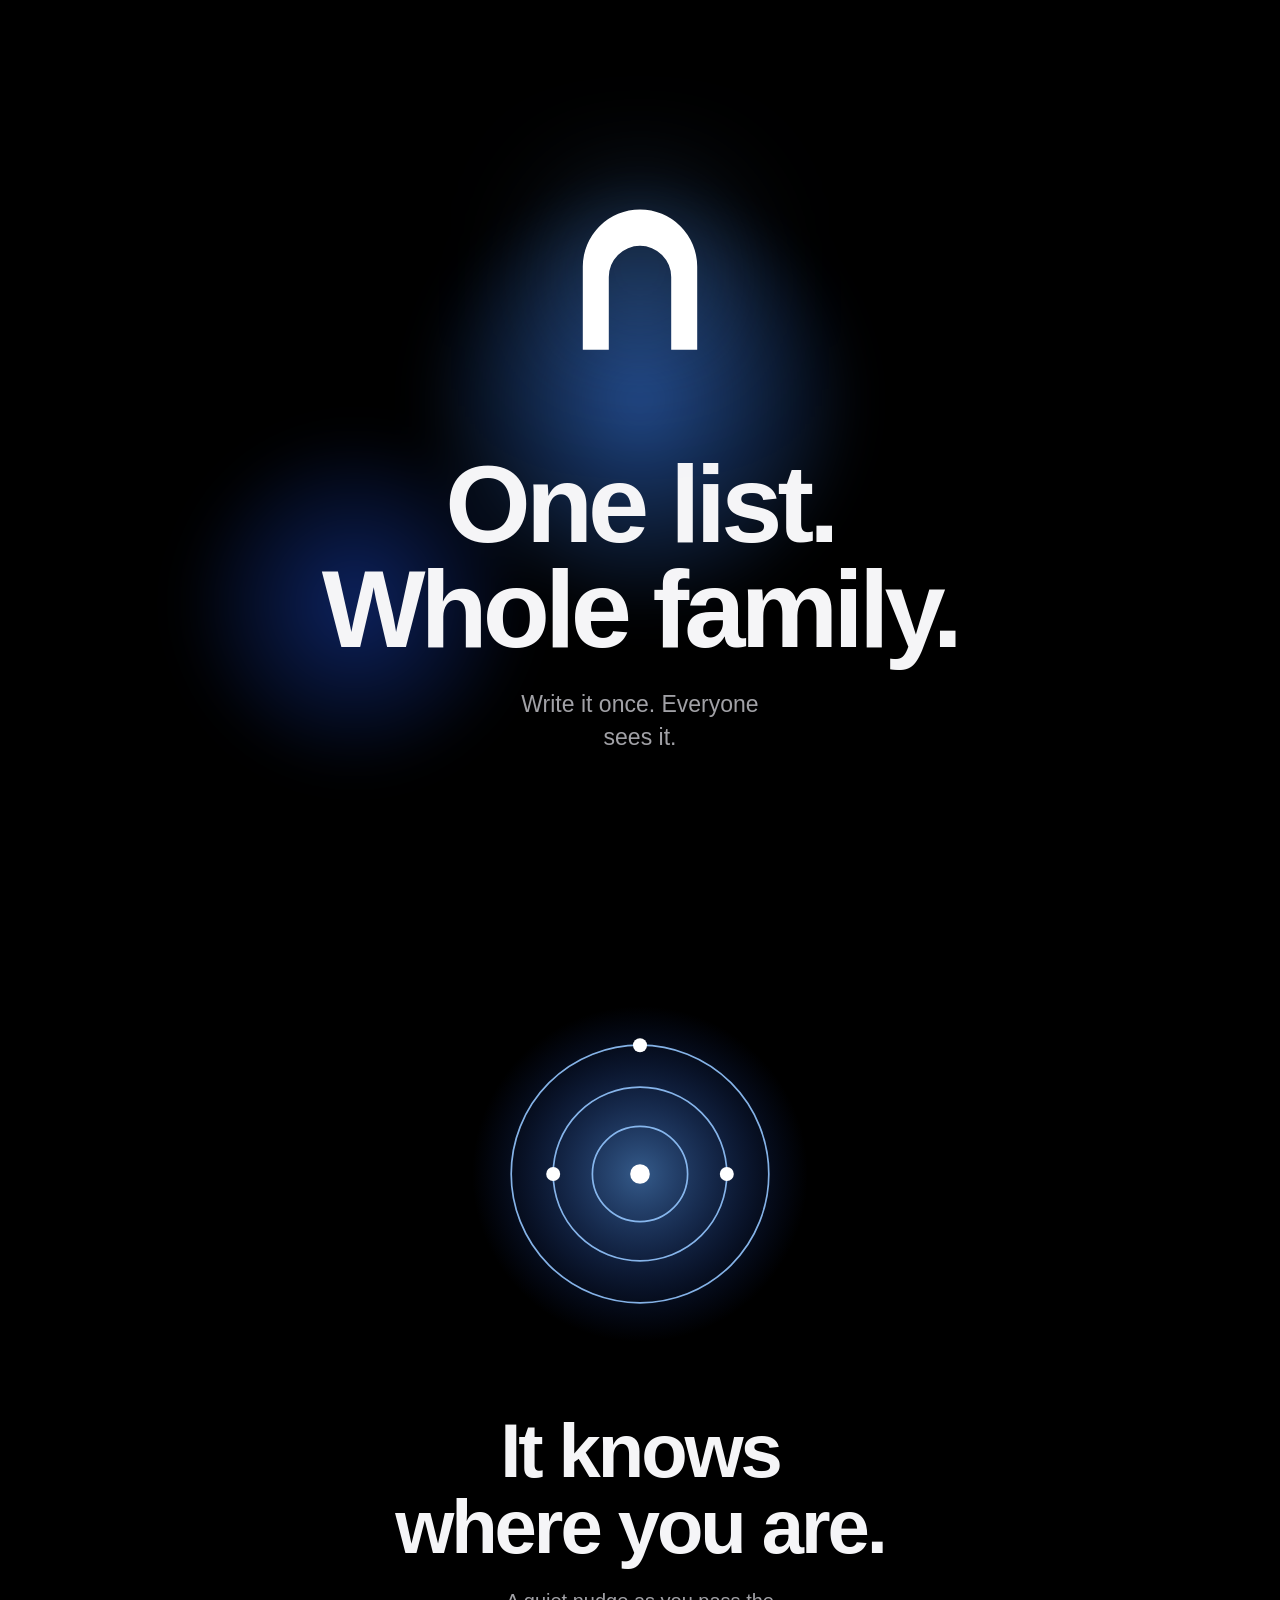
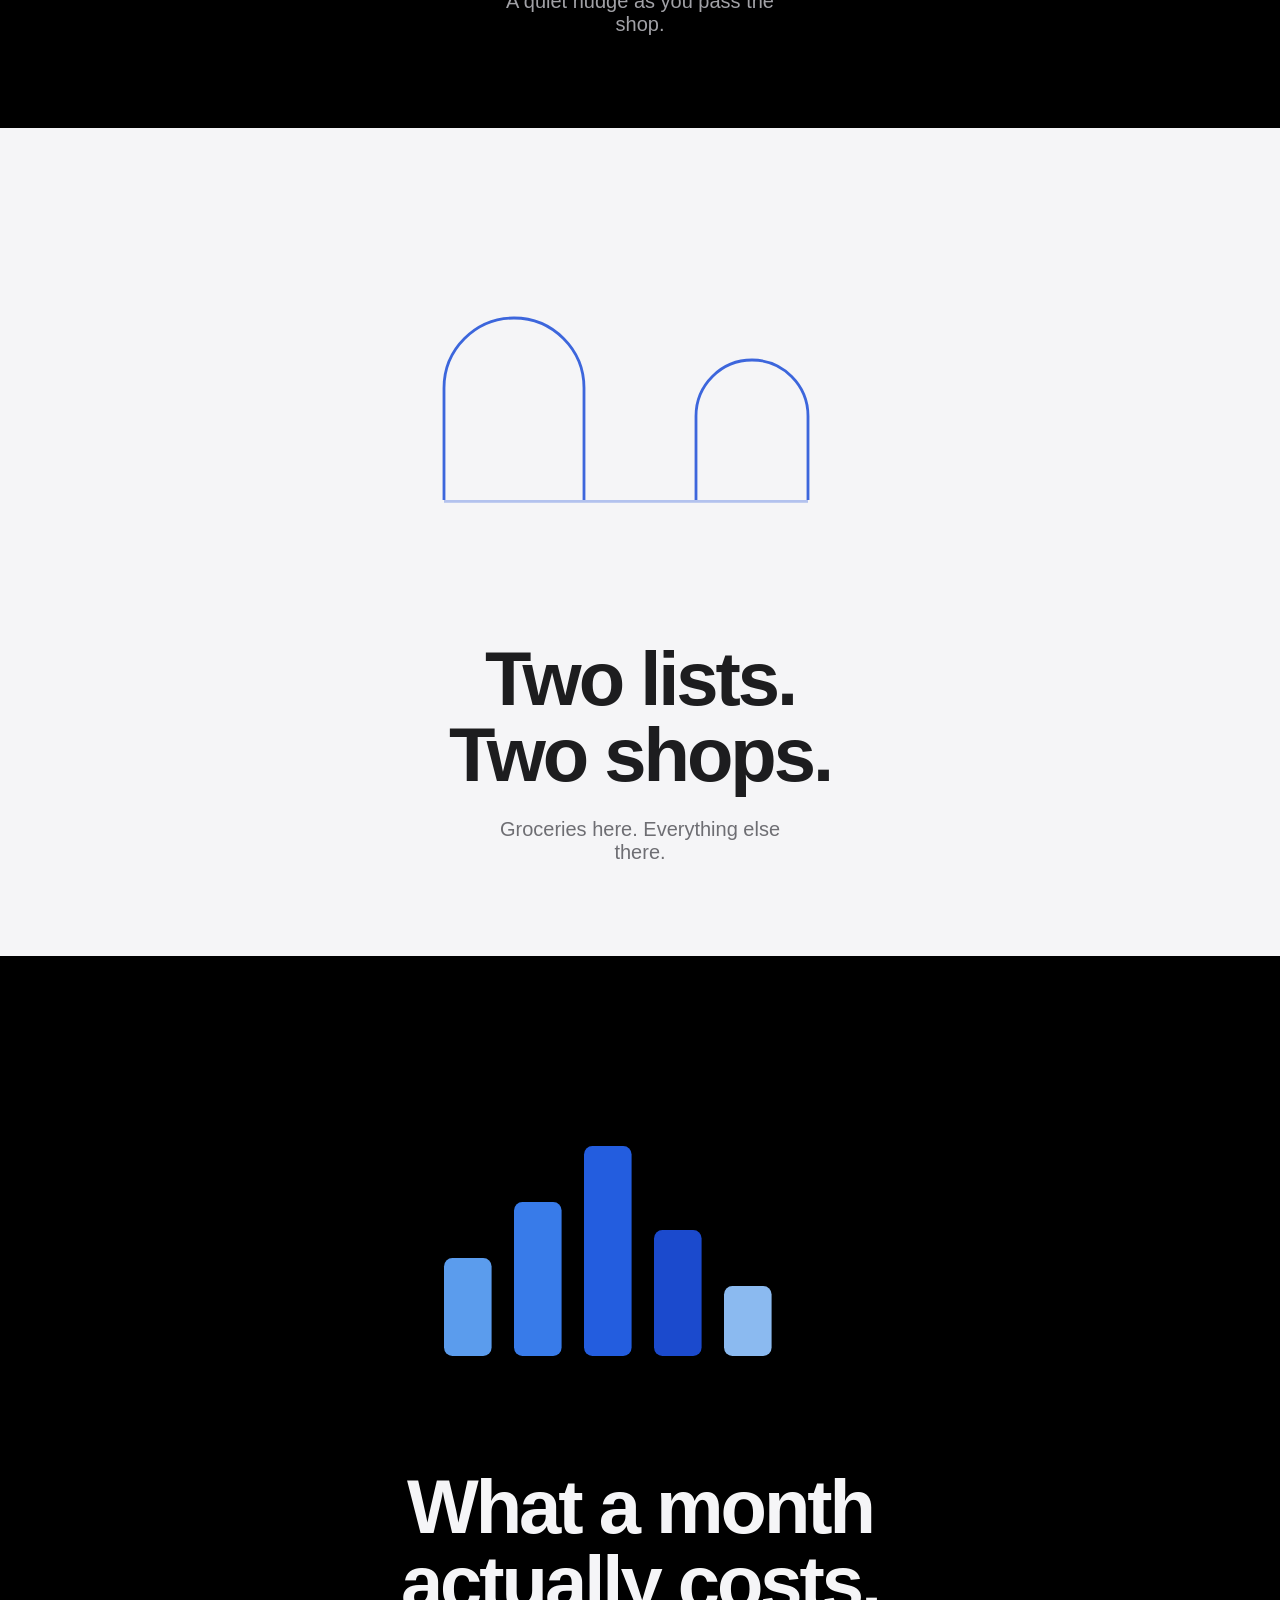
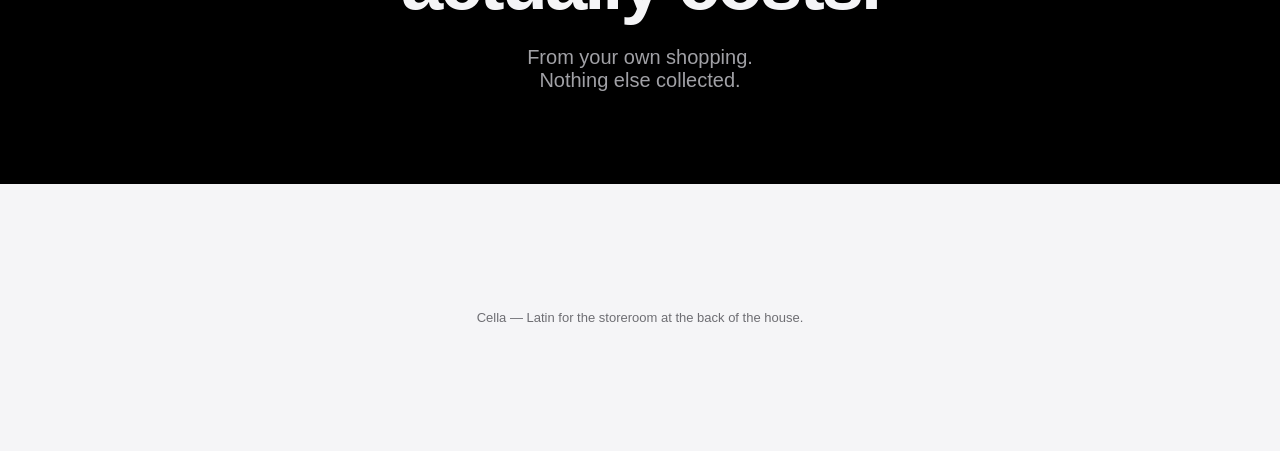
<file: index.html>
<!doctype html><html lang="en"><head><meta charset="utf-8">
<meta name="viewport" content="width=device-width,initial-scale=1">
<title>Cella — one shopping list for the whole family</title>
<meta name="description" content="One shopping list your whole family writes on. It reminds you as you pass the shop, and remembers what you always buy.">
<link rel="canonical" href="https://cellaua.com/">
<meta property="og:type" content="website">
<meta property="og:title" content="Cella — one shopping list for the whole family">
<meta property="og:description" content="One shopping list your whole family writes on. It reminds you as you pass the shop, and remembers what you always buy.">
<meta property="og:url" content="https://cellaua.com/">
<meta property="og:image" content="https://cellaua.com/icon.svg">
<meta name="theme-color" content="#000000">
<link rel="icon" type="image/svg+xml" href="/icon.svg">
<link rel="stylesheet" href="/base.css">
<link rel="stylesheet" href="/page.css">
</head><body>

<div class="stage">
  <div class="halo"></div>
  <div class="inner">
    <svg class="arch" viewBox="0 0 100 100"><path fill-rule="evenodd" fill="#fff"
      d="M28,78 L28,46 A22,22 0 0 1 72,46 L72,78 Z M38,78 L38,50 A12,12 0 0 1 62,50 L62,78 Z"/></svg>
    <h1>One list.<br>Whole family.</h1>
    <p class="sub">Write it once. Everyone sees it.</p>
  </div>
</div>

<section>
  <svg class="viz" viewBox="0 0 400 260">
    <defs><radialGradient id="p1"><stop offset="0" stop-color="#60a5fa"/><stop offset="1" stop-color="#1d4ed8" stop-opacity="0"/></radialGradient></defs>
    <circle cx="200" cy="130" r="120" fill="url(#p1)" opacity=".55"/>
    <g fill="none" stroke="#93c5fd" stroke-width="1.2" opacity=".9">
      <circle cx="200" cy="130" r="34"/><circle cx="200" cy="130" r="62"/><circle cx="200" cy="130" r="92"/>
    </g>
    <circle cx="200" cy="130" r="7" fill="#fff"/>
    <circle cx="262" cy="130" r="5" fill="#fff"/><circle cx="138" cy="130" r="5" fill="#fff"/>
    <circle cx="200" cy="38" r="5" fill="#fff"/>
  </svg>
  <h2>It knows<br>where you are.</h2>
  <p>A quiet nudge as you pass the shop.</p>
</section>

<section class="light">
  <svg class="viz" viewBox="0 0 400 260">
    <g fill="none" stroke="#1d4ed8" stroke-width="2" opacity=".85">
      <path d="M60 200 V120 a50 50 0 0 1 100 0 V200"/>
      <path d="M240 200 V140 a40 40 0 0 1 80 0 V200"/>
    </g>
    <rect x="60" y="200" width="260" height="2" fill="#1d4ed8" opacity=".3"/>
  </svg>
  <h2>Two lists.<br>Two shops.</h2>
  <p>Groceries here. Everything else there.</p>
</section>

<section>
  <svg class="viz" viewBox="0 0 400 260">
    <g opacity=".95">
      <rect x="60" y="150" width="34" height="70" rx="6" fill="#60a5fa"/>
      <rect x="110" y="110" width="34" height="110" rx="6" fill="#3b82f6"/>
      <rect x="160" y="70" width="34" height="150" rx="6" fill="#2563eb"/>
      <rect x="210" y="130" width="34" height="90" rx="6" fill="#1d4ed8"/>
      <rect x="260" y="170" width="34" height="50" rx="6" fill="#93c5fd"/>
    </g>
  </svg>
  <h2>What a month<br>actually costs.</h2>
  <p>From your own shopping. Nothing else collected.</p>
</section>

<footer>Cella — Latin for the storeroom at the back of the house.</footer>
</body></html>
</file>
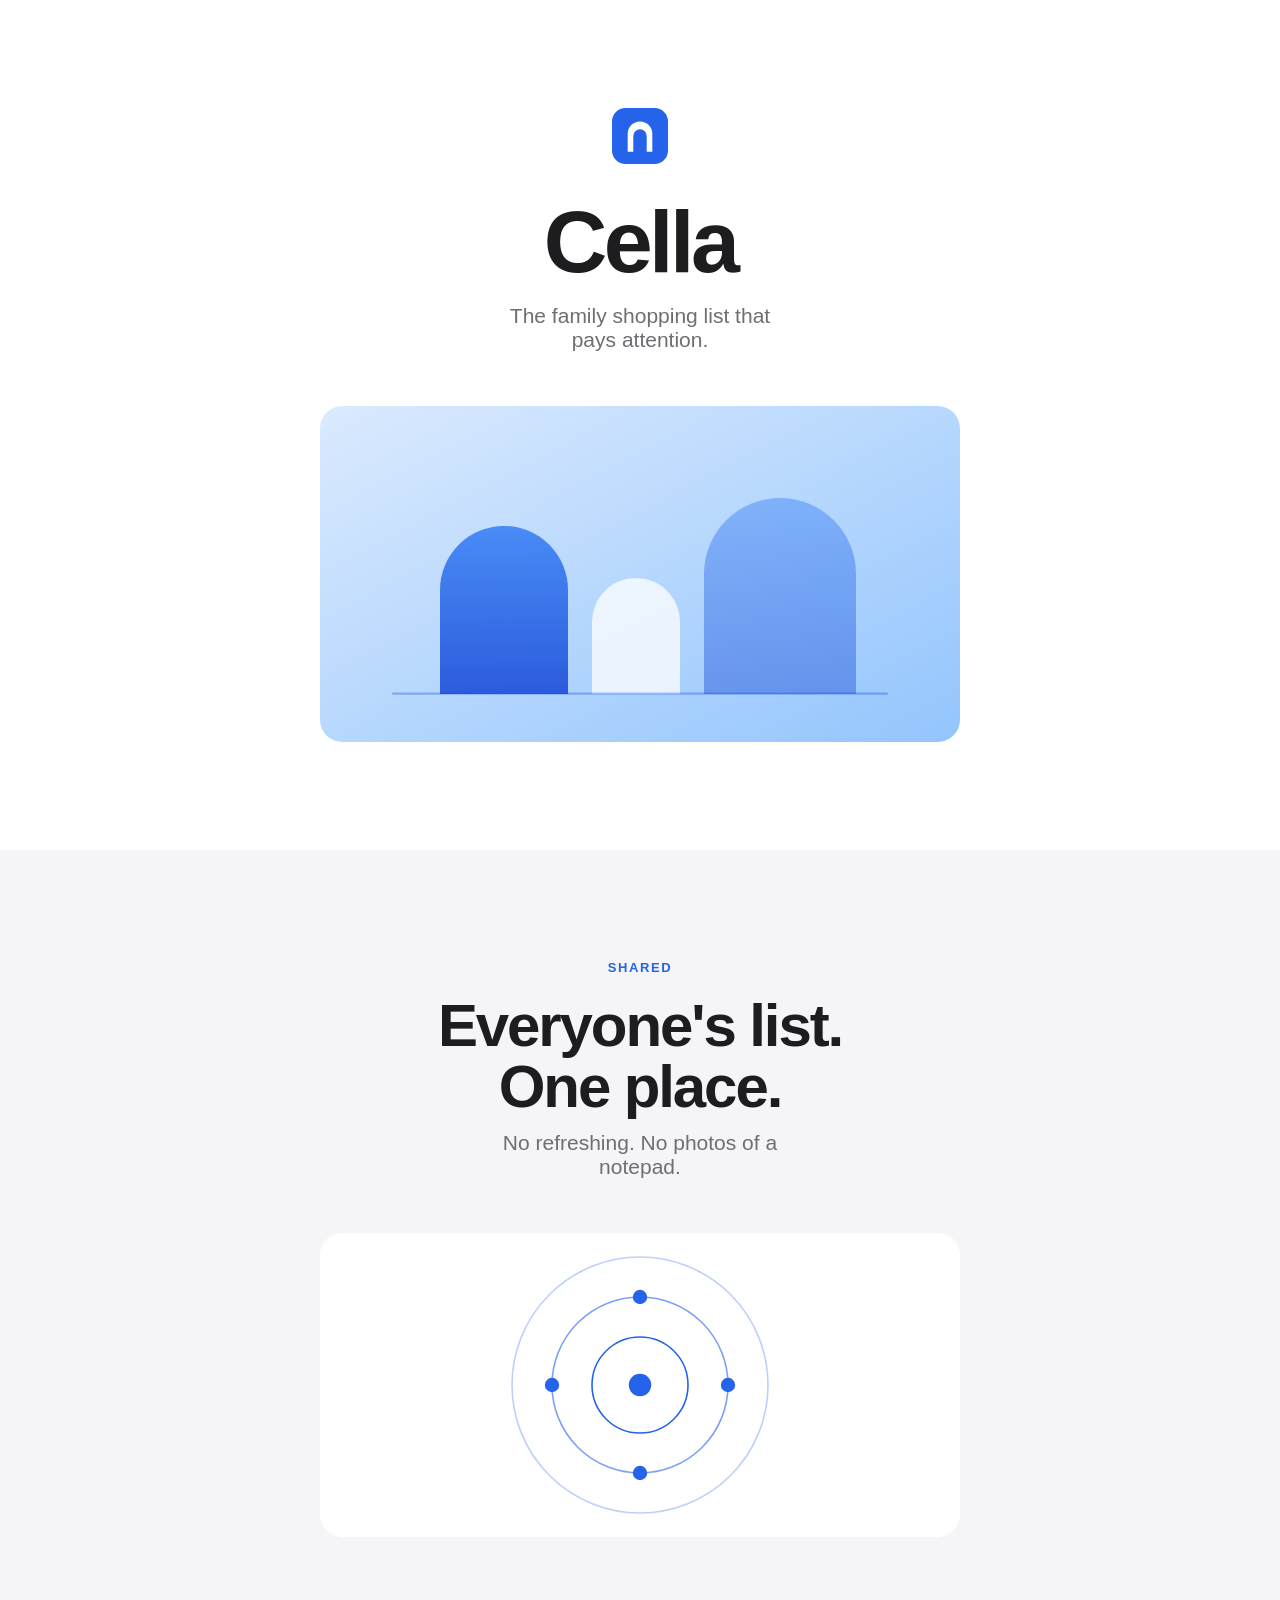
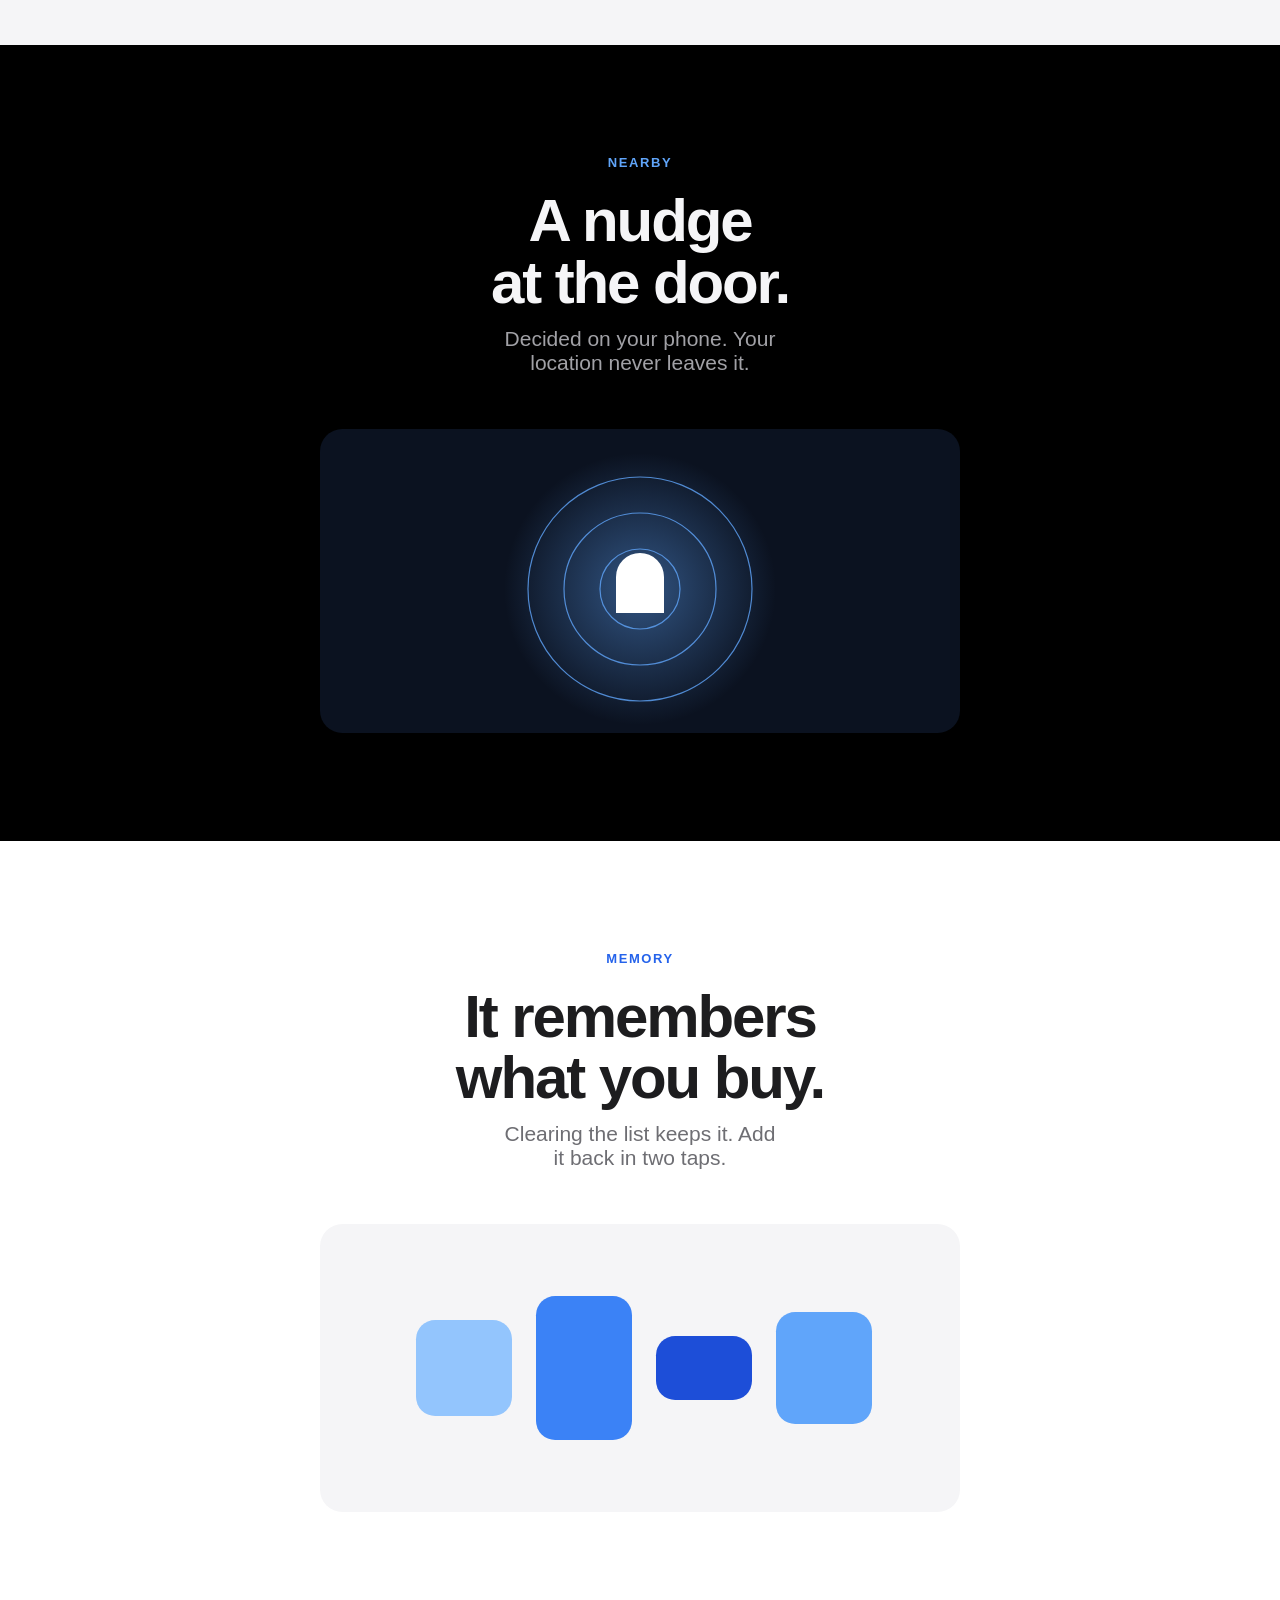
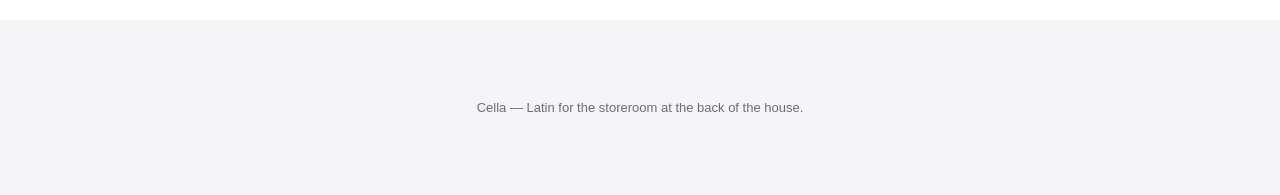
<file: 2/index.html>
<!doctype html><html lang="en"><head><meta charset="utf-8">
<meta name="viewport" content="width=device-width,initial-scale=1">
<title>Cella — Gallery (alternate design)</title>
<meta name="robots" content="noindex,follow">
<meta name="description" content="One shopping list your whole family writes on. It reminds you as you pass the shop, and remembers what you always buy.">
<link rel="canonical" href="https://cellaua.com/2/">
<meta property="og:type" content="website">
<meta property="og:title" content="Cella — one shopping list for the whole family">
<meta property="og:description" content="One shopping list your whole family writes on. It reminds you as you pass the shop, and remembers what you always buy.">
<meta property="og:url" content="https://cellaua.com/2/">
<meta property="og:image" content="https://cellaua.com/icon.svg">
<meta name="theme-color" content="#ffffff">
<link rel="icon" type="image/svg+xml" href="/icon.svg">
<link rel="stylesheet" href="/base.css">
<link rel="stylesheet" href="/2/page.css">
</head><body>

<div class="band">
  <svg class="mark" viewBox="0 0 100 100"><rect width="100" height="100" rx="24" fill="#2563eb"/>
    <path fill-rule="evenodd" fill="#fff" d="M28,78 L28,46 A22,22 0 0 1 72,46 L72,78 Z M38,78 L38,50 A12,12 0 0 1 62,50 L62,78 Z"/></svg>
  <h1>Cella</h1>
  <p>The family shopping list that pays attention.</p>
  <svg class="art" viewBox="0 0 800 420">
    <defs>
      <linearGradient id="sky" x1="0" y1="0" x2="1" y2="1">
        <stop offset="0" stop-color="#dbeafe"/><stop offset="1" stop-color="#93c5fd"/></linearGradient>
      <linearGradient id="deep" x1="0" y1="0" x2="0" y2="1">
        <stop offset="0" stop-color="#3b82f6"/><stop offset="1" stop-color="#1d4ed8"/></linearGradient>
    </defs>
    <rect width="800" height="420" rx="28" fill="url(#sky)"/>
    <g>
      <path d="M150 360 V230 a80 80 0 0 1 160 0 V360 Z" fill="url(#deep)" opacity=".9"/>
      <path d="M340 360 V270 a55 55 0 0 1 110 0 V360 Z" fill="#fff" opacity=".75"/>
      <path d="M480 360 V210 a95 95 0 0 1 190 0 V360 Z" fill="url(#deep)" opacity=".45"/>
    </g>
    <rect x="90" y="358" width="620" height="3" rx="1.5" fill="#1d4ed8" opacity=".35"/>
  </svg>
</div>

<div class="band tint">
  <span class="tag">Shared</span>
  <h2>Everyone's list.<br>One place.</h2>
  <p>No refreshing. No photos of a notepad.</p>
  <svg class="art" viewBox="0 0 800 380">
    <rect width="800" height="380" rx="28" fill="#fff"/>
    <g fill="none" stroke="#2563eb" stroke-width="2">
      <circle cx="400" cy="190" r="60"/><circle cx="400" cy="190" r="110" opacity=".6"/><circle cx="400" cy="190" r="160" opacity=".3"/>
    </g>
    <g fill="#2563eb">
      <circle cx="400" cy="190" r="14"/><circle cx="510" cy="190" r="9"/><circle cx="290" cy="190" r="9"/>
      <circle cx="400" cy="80" r="9"/><circle cx="400" cy="300" r="9"/>
    </g>
  </svg>
</div>

<div class="band dark">
  <span class="tag" style="color:#60a5fa">Nearby</span>
  <h2>A nudge<br>at the door.</h2>
  <p>Decided on your phone. Your location never leaves it.</p>
  <svg class="art" viewBox="0 0 800 380">
    <defs><radialGradient id="glow"><stop offset="0" stop-color="#60a5fa" stop-opacity=".9"/><stop offset="1" stop-color="#60a5fa" stop-opacity="0"/></radialGradient></defs>
    <rect width="800" height="380" rx="28" fill="#0b1220"/>
    <circle cx="400" cy="200" r="170" fill="url(#glow)" opacity=".5"/>
    <g fill="none" stroke="#60a5fa" stroke-width="1.5" opacity=".8">
      <circle cx="400" cy="200" r="50"/><circle cx="400" cy="200" r="95"/><circle cx="400" cy="200" r="140"/></g>
    <path d="M370 230 V185 a30 30 0 0 1 60 0 V230 Z" fill="#fff"/>
  </svg>
</div>

<div class="band">
  <span class="tag">Memory</span>
  <h2>It remembers<br>what you buy.</h2>
  <p>Clearing the list keeps it. Add it back in two taps.</p>
  <svg class="art" viewBox="0 0 800 360">
    <rect width="800" height="360" rx="28" fill="#f5f5f7"/>
    <g>
      <rect x="120" y="120" width="120" height="120" rx="24" fill="#93c5fd"/>
      <rect x="270" y="90" width="120" height="180" rx="24" fill="#3b82f6"/>
      <rect x="420" y="140" width="120" height="80" rx="24" fill="#1d4ed8"/>
      <rect x="570" y="110" width="120" height="140" rx="24" fill="#60a5fa"/>
    </g>
  </svg>
</div>

<footer>Cella — Latin for the storeroom at the back of the house.</footer>
</body></html>
</file>
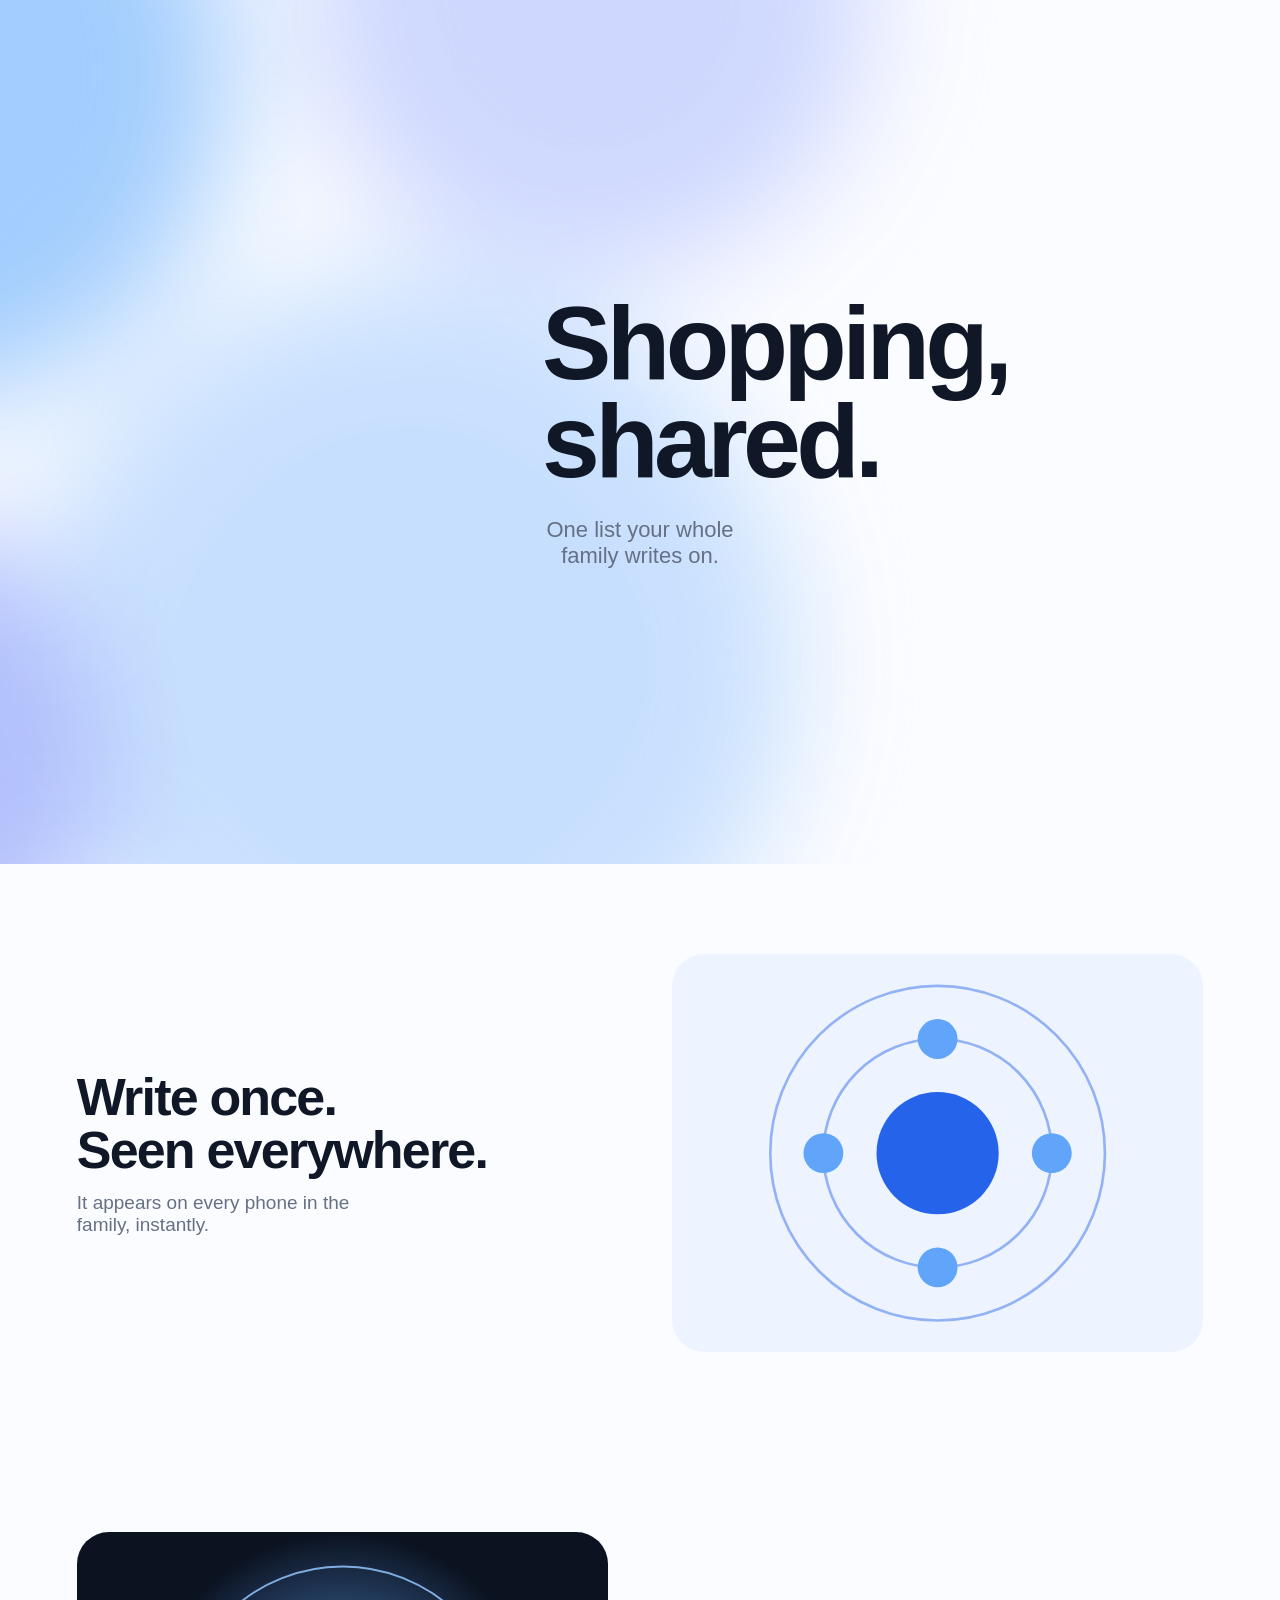
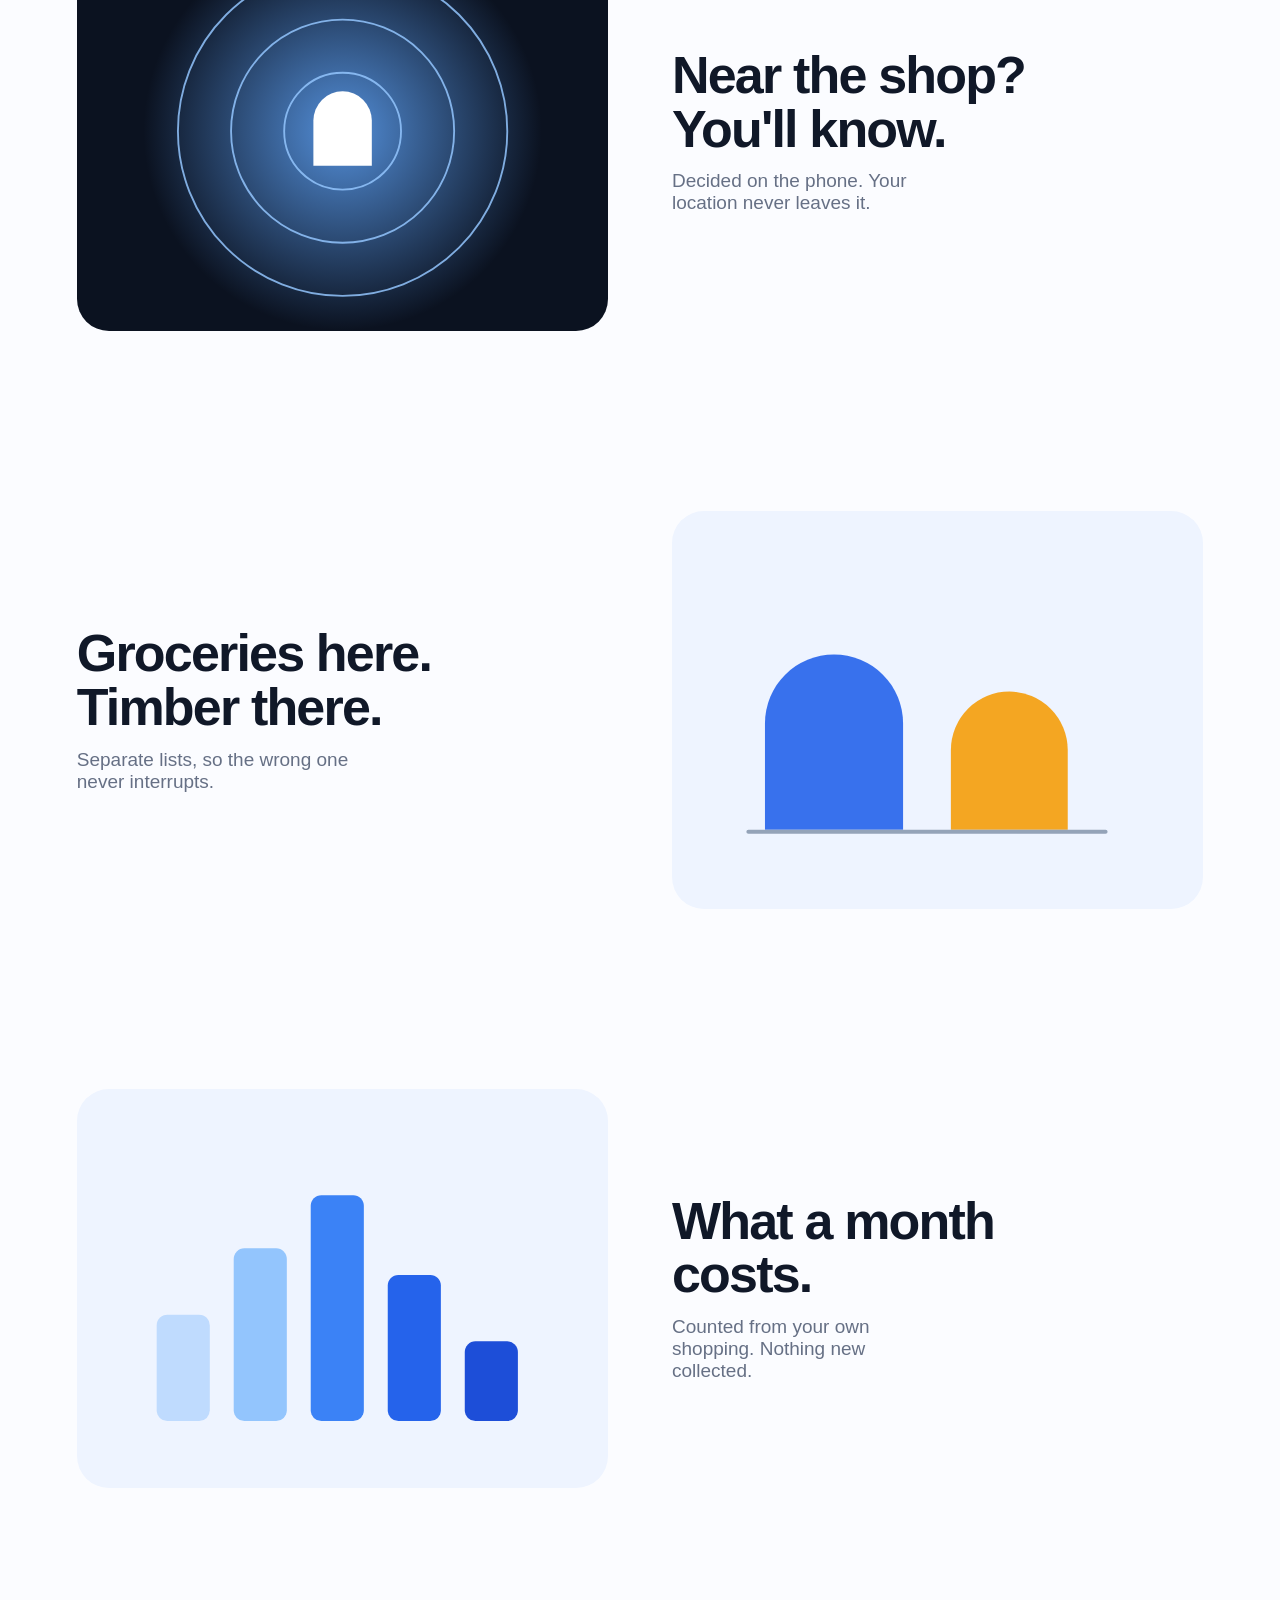
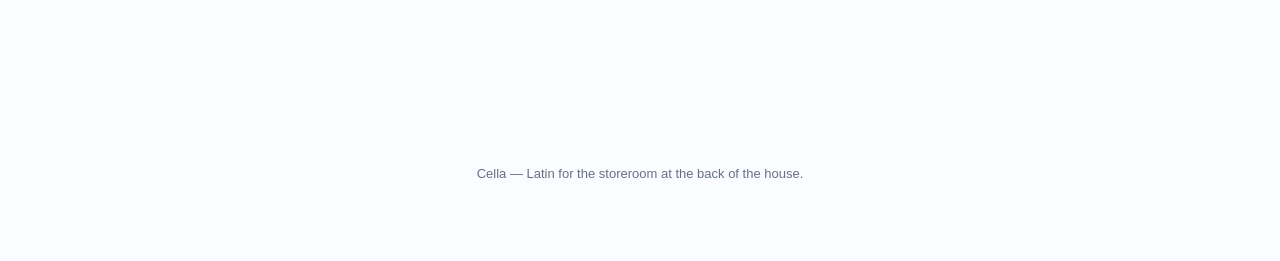
<file: 3/index.html>
<!doctype html><html lang="en"><head><meta charset="utf-8">
<meta name="viewport" content="width=device-width,initial-scale=1">
<title>Cella — Spectrum (alternate design)</title>
<meta name="robots" content="noindex,follow">
<meta name="description" content="One shopping list your whole family writes on. It reminds you as you pass the shop, and remembers what you always buy.">
<link rel="canonical" href="https://cellaua.com/3/">
<meta property="og:type" content="website">
<meta property="og:title" content="Cella — one shopping list for the whole family">
<meta property="og:description" content="One shopping list your whole family writes on. It reminds you as you pass the shop, and remembers what you always buy.">
<meta property="og:url" content="https://cellaua.com/3/">
<meta property="og:image" content="https://cellaua.com/icon.svg">
<meta name="theme-color" content="#fbfcff">
<link rel="icon" type="image/svg+xml" href="/icon.svg">
<link rel="stylesheet" href="/base.css">
<link rel="stylesheet" href="/3/page.css">
</head><body>

<div class="hero">
  <svg class="mesh" viewBox="0 0 100 100" preserveAspectRatio="none">
    <circle cx="22" cy="26" r="26" fill="#93c5fd"/>
    <circle cx="76" cy="20" r="22" fill="#c7d2fe"/>
    <circle cx="62" cy="72" r="30" fill="#bfdbfe"/>
    <circle cx="18" cy="80" r="20" fill="#a5b4fc"/>
  </svg>
  <div class="in">
    <h1>Shopping,<br>shared.</h1>
    <p class="lede">One list your whole family writes on.</p>
  </div>
</div>

<div class="rows">
  <div class="row">
    <div class="copy"><h2>Write once.<br>Seen everywhere.</h2><p>It appears on every phone in the family, instantly.</p></div>
    <div class="blobwrap"><svg viewBox="0 0 400 300">
      <circle cx="200" cy="150" r="46" fill="#2563eb"/>
      <g fill="none" stroke="#2563eb" stroke-width="2" opacity=".45">
        <circle cx="200" cy="150" r="86"/><circle cx="200" cy="150" r="126"/></g>
      <g fill="#60a5fa"><circle cx="286" cy="150" r="15"/><circle cx="114" cy="150" r="15"/>
        <circle cx="200" cy="64" r="15"/><circle cx="200" cy="236" r="15"/></g>
    </svg></div>
  </div>

  <div class="row">
    <div class="copy"><h2>Near the shop?<br>You'll know.</h2><p>Decided on the phone. Your location never leaves it.</p></div>
    <div class="blobwrap" style="background:#0b1220"><svg viewBox="0 0 400 300">
      <defs><radialGradient id="g3"><stop offset="0" stop-color="#60a5fa" stop-opacity=".85"/><stop offset="1" stop-color="#60a5fa" stop-opacity="0"/></radialGradient></defs>
      <circle cx="200" cy="150" r="150" fill="url(#g3)"/>
      <g fill="none" stroke="#93c5fd" stroke-width="1.4" opacity=".85">
        <circle cx="200" cy="150" r="44"/><circle cx="200" cy="150" r="84"/><circle cx="200" cy="150" r="124"/></g>
      <path d="M178 176 V142 a22 22 0 0 1 44 0 V176 Z" fill="#fff"/>
    </svg></div>
  </div>

  <div class="row">
    <div class="copy"><h2>Groceries here.<br>Timber there.</h2><p>Separate lists, so the wrong one never interrupts.</p></div>
    <div class="blobwrap"><svg viewBox="0 0 400 300">
      <path d="M70 240 V160 a52 52 0 0 1 104 0 V240 Z" fill="#2563eb" opacity=".9"/>
      <path d="M210 240 V180 a44 44 0 0 1 88 0 V240 Z" fill="#f59e0b" opacity=".9"/>
      <rect x="56" y="240" width="272" height="3" rx="1.5" fill="#94a3b8"/>
    </svg></div>
  </div>

  <div class="row">
    <div class="copy"><h2>What a month<br>costs.</h2><p>Counted from your own shopping. Nothing new collected.</p></div>
    <div class="blobwrap"><svg viewBox="0 0 400 300">
      <g><rect x="60" y="170" width="40" height="80" rx="8" fill="#bfdbfe"/>
        <rect x="118" y="120" width="40" height="130" rx="8" fill="#93c5fd"/>
        <rect x="176" y="80" width="40" height="170" rx="8" fill="#3b82f6"/>
        <rect x="234" y="140" width="40" height="110" rx="8" fill="#2563eb"/>
        <rect x="292" y="190" width="40" height="60" rx="8" fill="#1d4ed8"/></g>
    </svg></div>
  </div>
</div>

<footer>Cella — Latin for the storeroom at the back of the house.</footer>
</body></html>
</file>
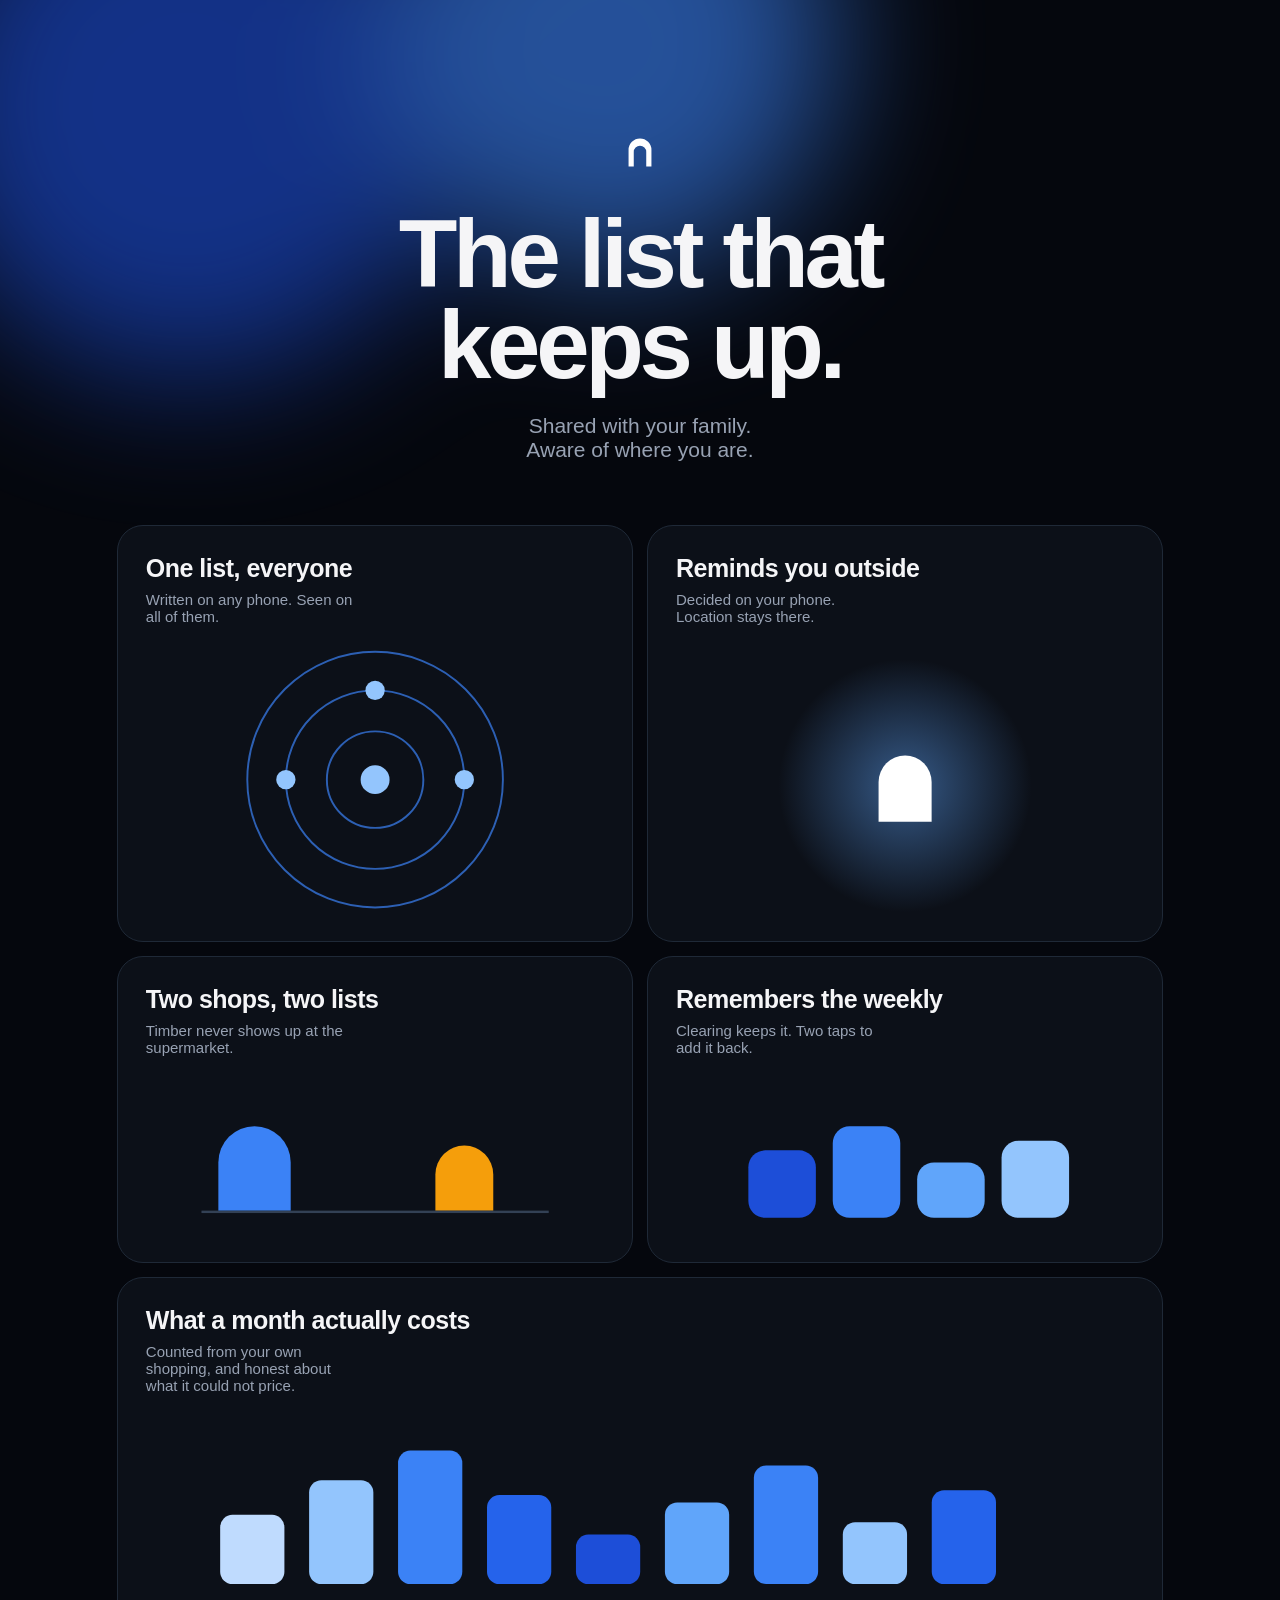
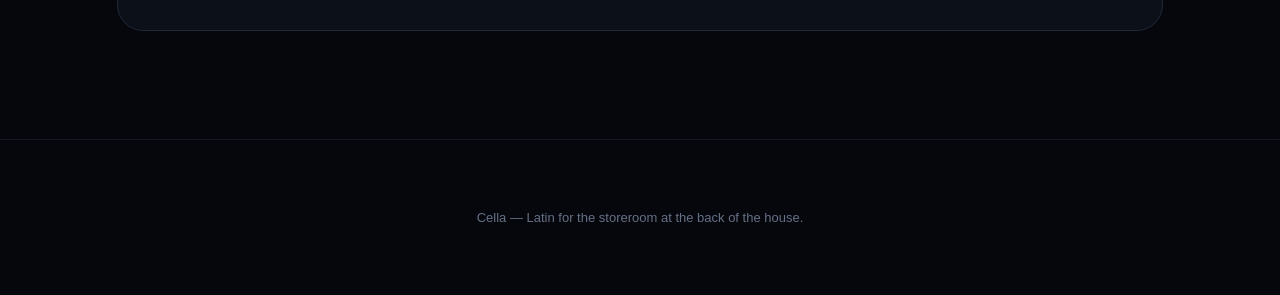
<file: 4/index.html>
<!doctype html><html lang="en"><head><meta charset="utf-8">
<meta name="viewport" content="width=device-width,initial-scale=1">
<title>Cella — Bento (alternate design)</title>
<meta name="robots" content="noindex,follow">
<meta name="description" content="One shopping list your whole family writes on. It reminds you as you pass the shop, and remembers what you always buy.">
<link rel="canonical" href="https://cellaua.com/4/">
<meta property="og:type" content="website">
<meta property="og:title" content="Cella — one shopping list for the whole family">
<meta property="og:description" content="One shopping list your whole family writes on. It reminds you as you pass the shop, and remembers what you always buy.">
<meta property="og:url" content="https://cellaua.com/4/">
<meta property="og:image" content="https://cellaua.com/icon.svg">
<meta name="theme-color" content="#05070d">
<link rel="icon" type="image/svg+xml" href="/icon.svg">
<link rel="stylesheet" href="/base.css">
<link rel="stylesheet" href="/4/page.css">
</head><body>

<div class="top">
  <svg class="aura" viewBox="0 0 100 60" preserveAspectRatio="none">
    <circle cx="30" cy="30" r="26" fill="#1d4ed8"/><circle cx="70" cy="24" r="22" fill="#3b82f6"/></svg>
  <div class="in">
    <svg class="mark" viewBox="0 0 100 100"><path fill-rule="evenodd" fill="#fff"
      d="M28,78 L28,46 A22,22 0 0 1 72,46 L72,78 Z M38,78 L38,50 A12,12 0 0 1 62,50 L62,78 Z"/></svg>
    <h1>The list that<br>keeps up.</h1>
    <p class="lede">Shared with your family. Aware of where you are.</p>
  </div>
</div>

<div class="bento">
  <div class="tile w2 tall">
    <div><h3>One list, everyone</h3><p>Written on any phone. Seen on all of them.</p></div>
    <svg class="viz" viewBox="0 0 380 220">
      <g fill="none" stroke="#3b82f6" stroke-width="1.6" opacity=".7">
        <circle cx="190" cy="110" r="40"/><circle cx="190" cy="110" r="74"/><circle cx="190" cy="110" r="106"/></g>
      <g fill="#93c5fd"><circle cx="190" cy="110" r="12"/><circle cx="264" cy="110" r="8"/>
        <circle cx="116" cy="110" r="8"/><circle cx="190" cy="36" r="8"/></g>
    </svg>
  </div>

  <div class="tile w2 tall">
    <div><h3>Reminds you outside</h3><p>Decided on your phone. Location stays there.</p></div>
    <svg class="viz" viewBox="0 0 380 220">
      <defs><radialGradient id="b4"><stop offset="0" stop-color="#60a5fa" stop-opacity=".9"/><stop offset="1" stop-color="#60a5fa" stop-opacity="0"/></radialGradient></defs>
      <circle cx="190" cy="115" r="105" fill="url(#b4)" opacity=".55"/>
      <path d="M168 145 V112 a22 22 0 0 1 44 0 V145 Z" fill="#fff"/>
    </svg>
  </div>

  <div class="tile w2">
    <div><h3>Two shops, two lists</h3><p>Timber never shows up at the supermarket.</p></div>
    <svg class="viz" viewBox="0 0 380 130">
      <path d="M60 110 V70 a30 30 0 0 1 60 0 V110 Z" fill="#3b82f6"/>
      <path d="M240 110 V80 a24 24 0 0 1 48 0 V110 Z" fill="#f59e0b"/>
      <rect x="46" y="110" width="288" height="2" fill="#334155"/>
    </svg>
  </div>

  <div class="tile w2">
    <div><h3>Remembers the weekly</h3><p>Clearing keeps it. Two taps to add it back.</p></div>
    <svg class="viz" viewBox="0 0 380 130">
      <g><rect x="60" y="60" width="56" height="56" rx="14" fill="#1d4ed8"/>
        <rect x="130" y="40" width="56" height="76" rx="14" fill="#3b82f6"/>
        <rect x="200" y="70" width="56" height="46" rx="14" fill="#60a5fa"/>
        <rect x="270" y="52" width="56" height="64" rx="14" fill="#93c5fd"/></g>
    </svg>
  </div>

  <div class="tile w4">
    <div><h3>What a month actually costs</h3><p>Counted from your own shopping, and honest about what it could not price.</p></div>
    <svg class="viz" viewBox="0 0 800 150">
      <g><rect x="60" y="80" width="52" height="56" rx="10" fill="#bfdbfe"/>
        <rect x="132" y="52" width="52" height="84" rx="10" fill="#93c5fd"/>
        <rect x="204" y="28" width="52" height="108" rx="10" fill="#3b82f6"/>
        <rect x="276" y="64" width="52" height="72" rx="10" fill="#2563eb"/>
        <rect x="348" y="96" width="52" height="40" rx="10" fill="#1d4ed8"/>
        <rect x="420" y="70" width="52" height="66" rx="10" fill="#60a5fa"/>
        <rect x="492" y="40" width="52" height="96" rx="10" fill="#3b82f6"/>
        <rect x="564" y="86" width="52" height="50" rx="10" fill="#93c5fd"/>
        <rect x="636" y="60" width="52" height="76" rx="10" fill="#2563eb"/></g>
    </svg>
  </div>
</div>

<footer>Cella — Latin for the storeroom at the back of the house.</footer>
</body></html>
</file>
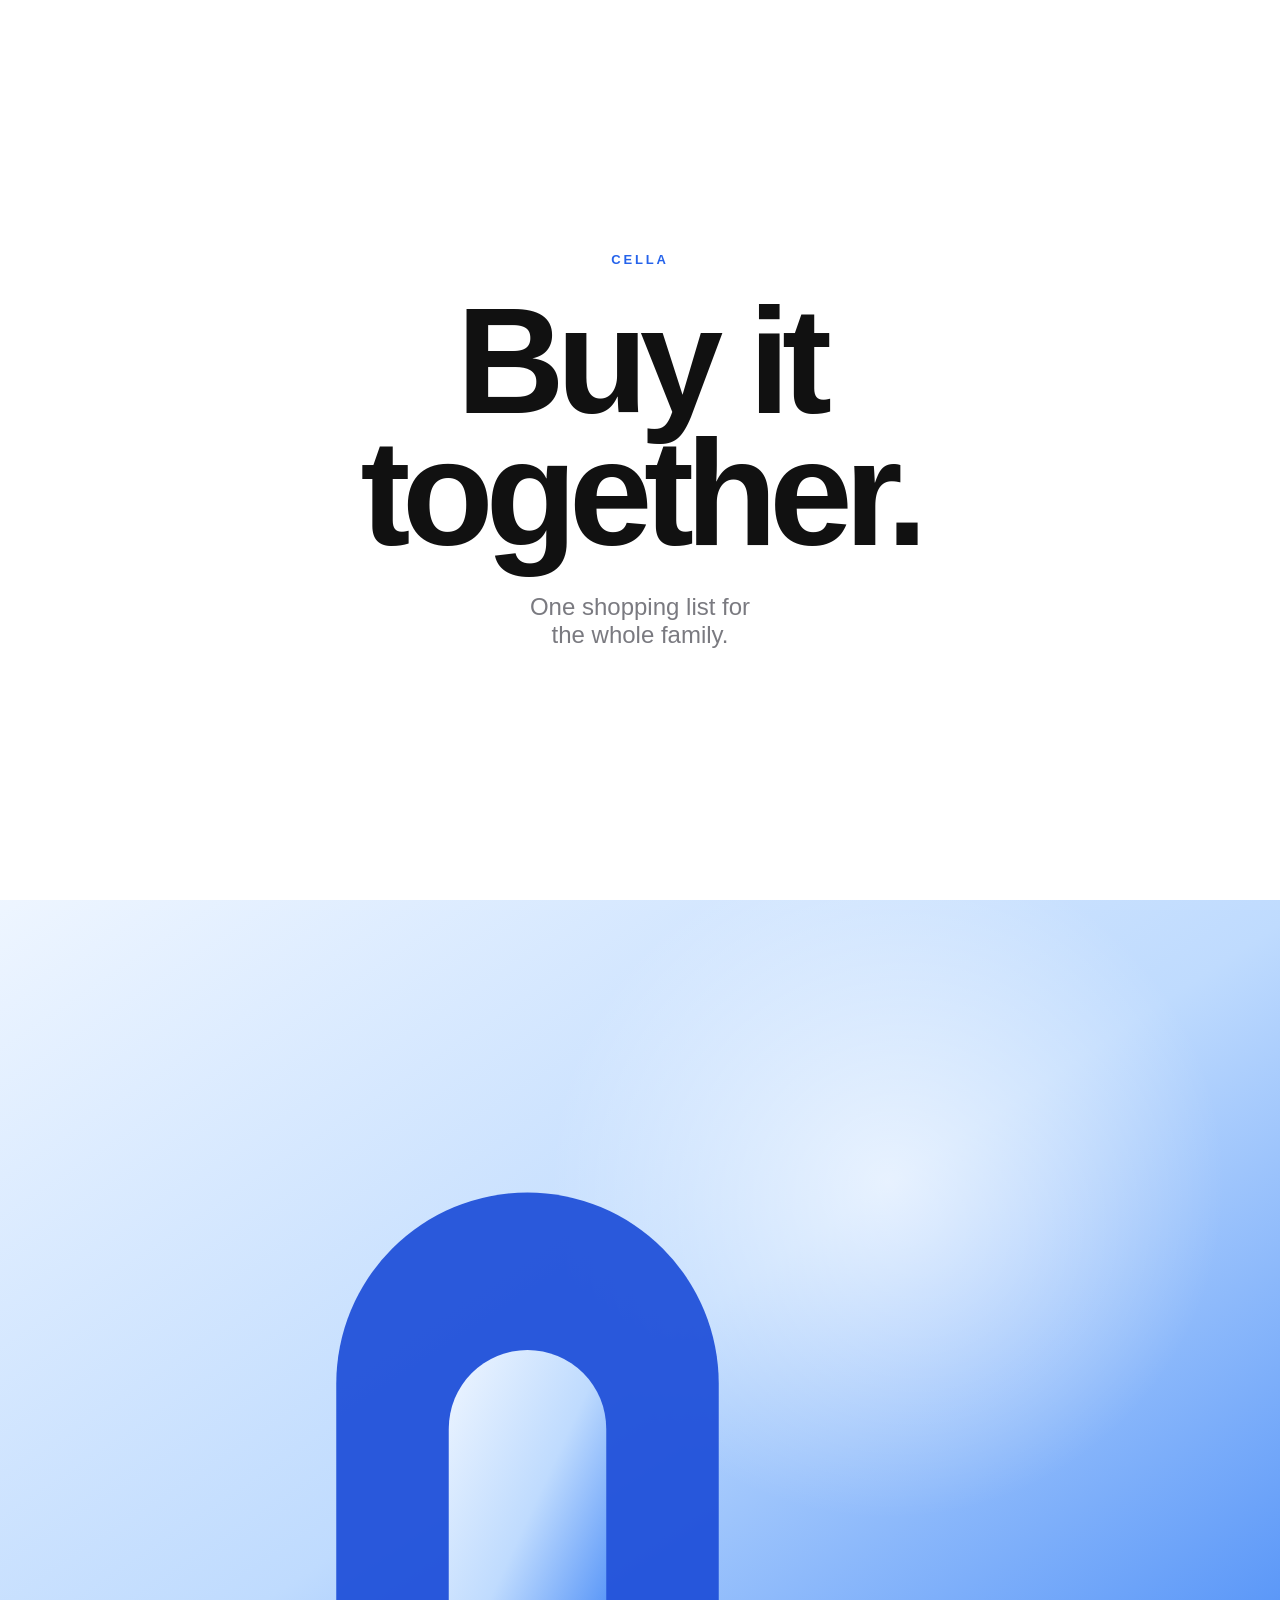
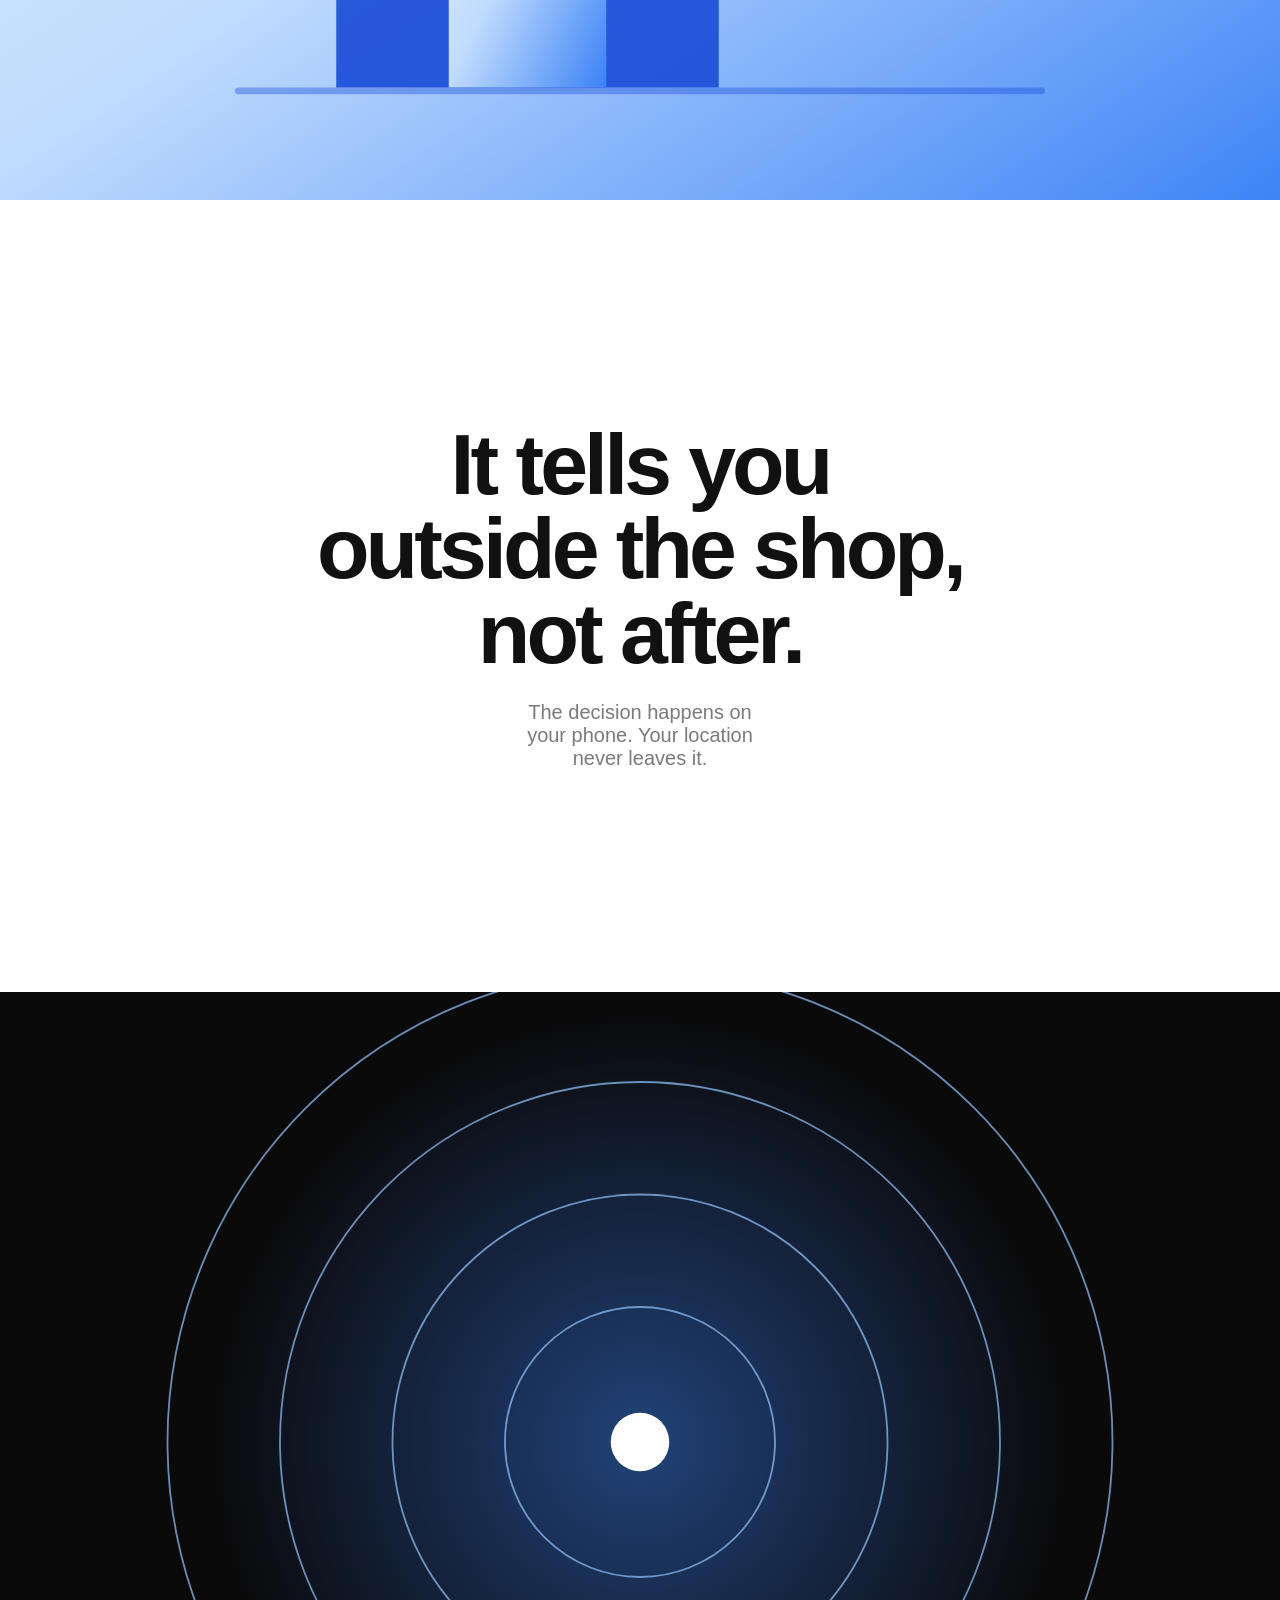
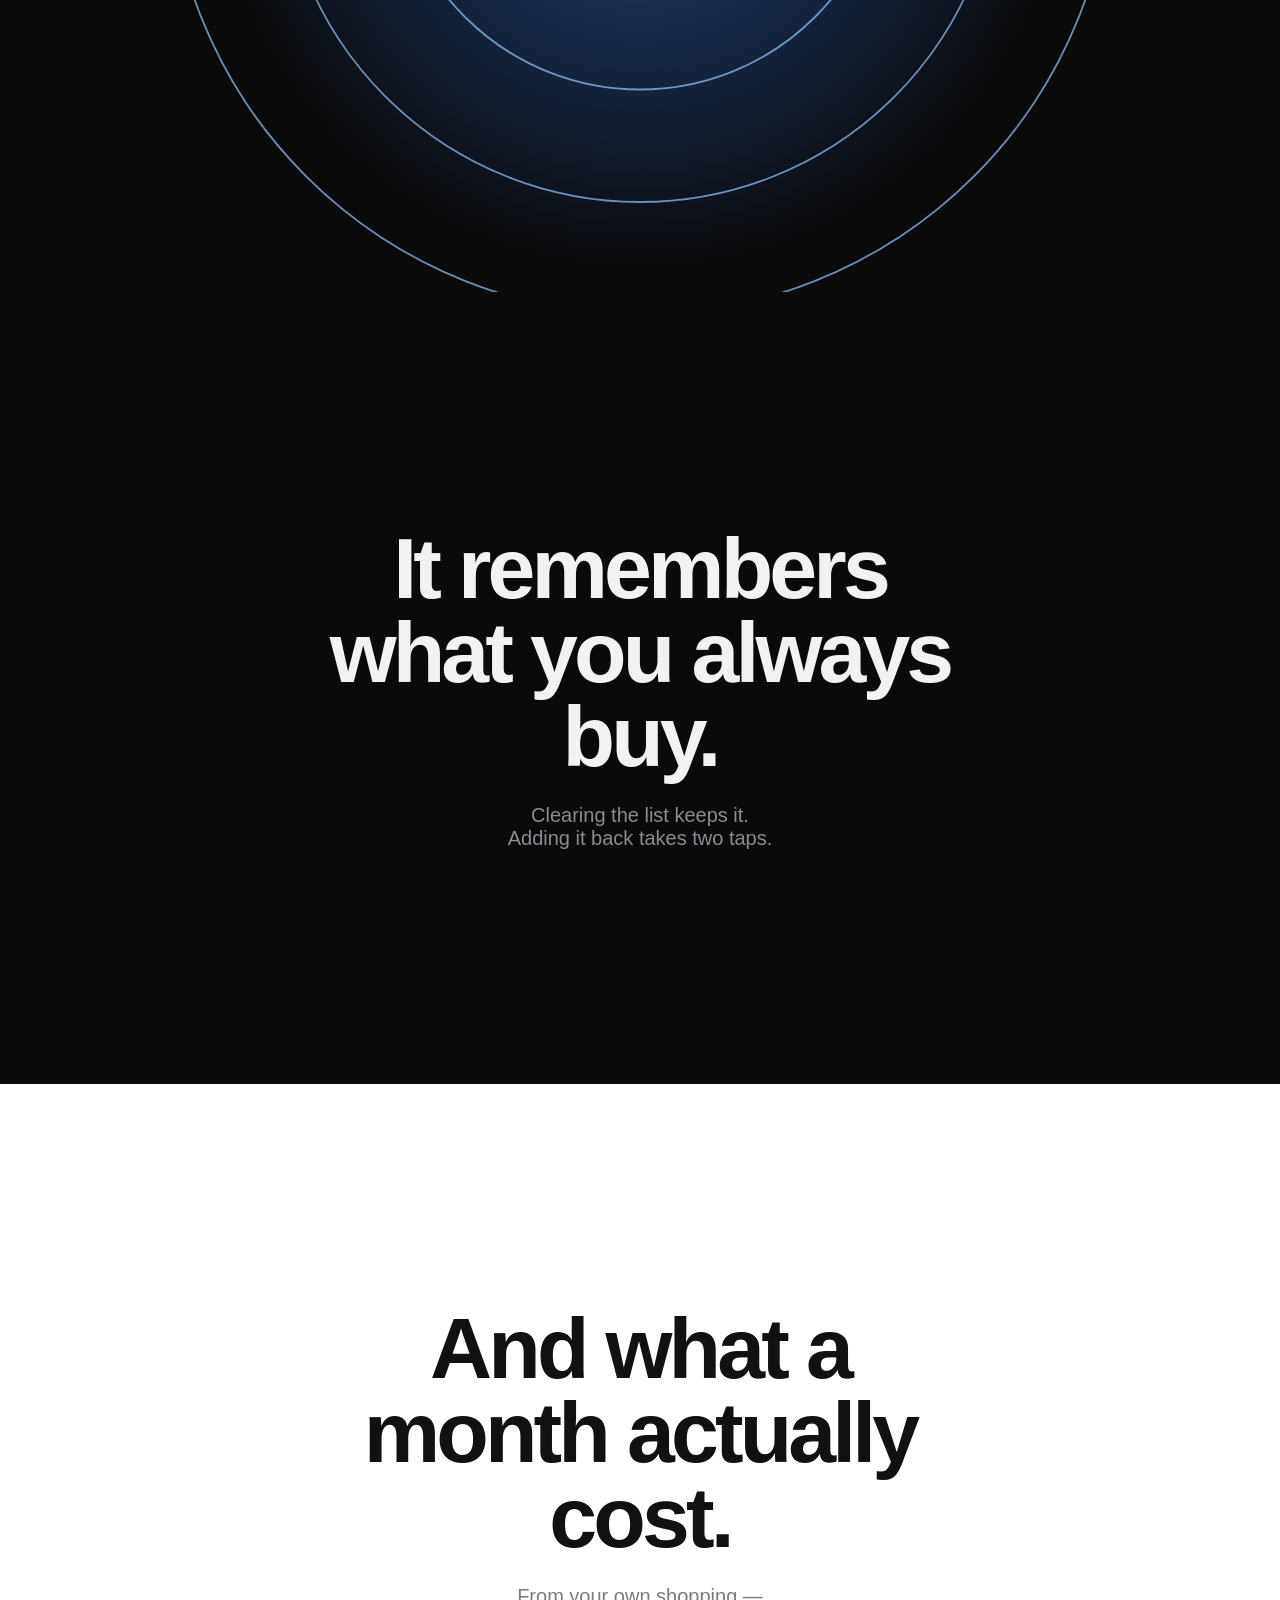
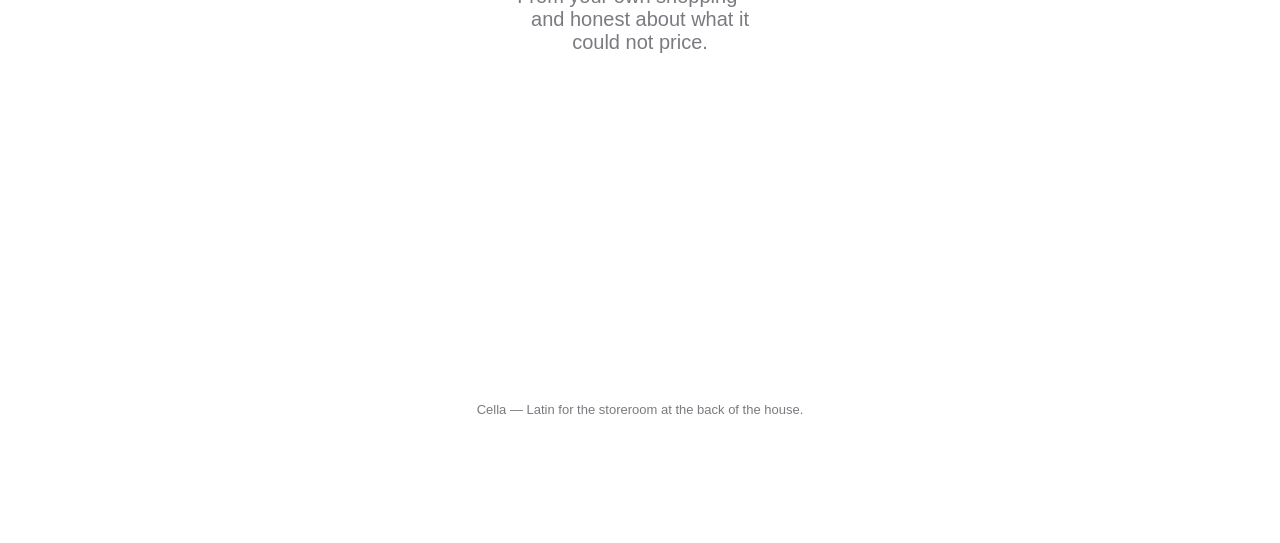
<file: 5/index.html>
<!doctype html><html lang="en"><head><meta charset="utf-8">
<meta name="viewport" content="width=device-width,initial-scale=1">
<title>Cella — Editorial (alternate design)</title>
<meta name="robots" content="noindex,follow">
<meta name="description" content="One shopping list your whole family writes on. It reminds you as you pass the shop, and remembers what you always buy.">
<link rel="canonical" href="https://cellaua.com/5/">
<meta property="og:type" content="website">
<meta property="og:title" content="Cella — one shopping list for the whole family">
<meta property="og:description" content="One shopping list your whole family writes on. It reminds you as you pass the shop, and remembers what you always buy.">
<meta property="og:url" content="https://cellaua.com/5/">
<meta property="og:image" content="https://cellaua.com/icon.svg">
<meta name="theme-color" content="#ffffff">
<link rel="icon" type="image/svg+xml" href="/icon.svg">
<link rel="stylesheet" href="/base.css">
<link rel="stylesheet" href="/5/page.css">
</head><body>

<div class="pane">
  <div>
    <p class="kicker">Cella</p>
    <h1>Buy it<br>together.</h1>
    <p class="sub">One shopping list for the whole family.</p>
  </div>
</div>

<div class="full">
  <svg viewBox="0 0 1200 800" preserveAspectRatio="xMidYMid slice">
    <defs>
      <linearGradient id="e1" x1="0" y1="0" x2="1" y2="1">
        <stop offset="0" stop-color="#eff6ff"/><stop offset=".5" stop-color="#bfdbfe"/><stop offset="1" stop-color="#3b82f6"/></linearGradient>
      <radialGradient id="e2"><stop offset="0" stop-color="#fff" stop-opacity=".9"/><stop offset="1" stop-color="#fff" stop-opacity="0"/></radialGradient>
    </defs>
    <rect width="1200" height="800" fill="url(#e1)"/>
    <circle cx="820" cy="250" r="300" fill="url(#e2)" opacity=".7"/>
    <path d="M330 700 V430 a170 170 0 0 1 340 0 V700 Z" fill="#1d4ed8" opacity=".92"/>
    <path d="M430 700 V470 a70 70 0 0 1 140 0 V700 Z" fill="url(#e1)"/>
    <rect x="240" y="700" width="720" height="6" rx="3" fill="#1d4ed8" opacity=".4"/>
  </svg>
</div>

<div class="statement">
  <div>
    <h2>It tells you outside the shop, not after.</h2>
    <p>The decision happens on your phone. Your location never leaves it.</p>
  </div>
</div>

<div class="ink">
  <div class="full">
    <svg viewBox="0 0 1200 800" preserveAspectRatio="xMidYMid slice">
      <defs><radialGradient id="e3"><stop offset="0" stop-color="#3b82f6" stop-opacity=".85"/><stop offset="1" stop-color="#3b82f6" stop-opacity="0"/></radialGradient></defs>
      <rect width="1200" height="800" fill="#0a0a0b"/>
      <circle cx="600" cy="400" r="380" fill="url(#e3)" opacity=".55"/>
      <g fill="none" stroke="#93c5fd" stroke-width="1.6" opacity=".7">
        <circle cx="600" cy="400" r="120"/><circle cx="600" cy="400" r="220"/>
        <circle cx="600" cy="400" r="320"/><circle cx="600" cy="400" r="420"/></g>
      <circle cx="600" cy="400" r="26" fill="#fff"/>
    </svg>
  </div>
  <div class="statement">
    <div>
      <h2>It remembers what you always buy.</h2>
      <p>Clearing the list keeps it. Adding it back takes two taps.</p>
    </div>
  </div>
</div>

<div class="statement">
  <div>
    <h2>And what a month actually cost.</h2>
    <p>From your own shopping — and honest about what it could not price.</p>
  </div>
</div>

<footer>Cella — Latin for the storeroom at the back of the house.</footer>
</body></html>
</file>
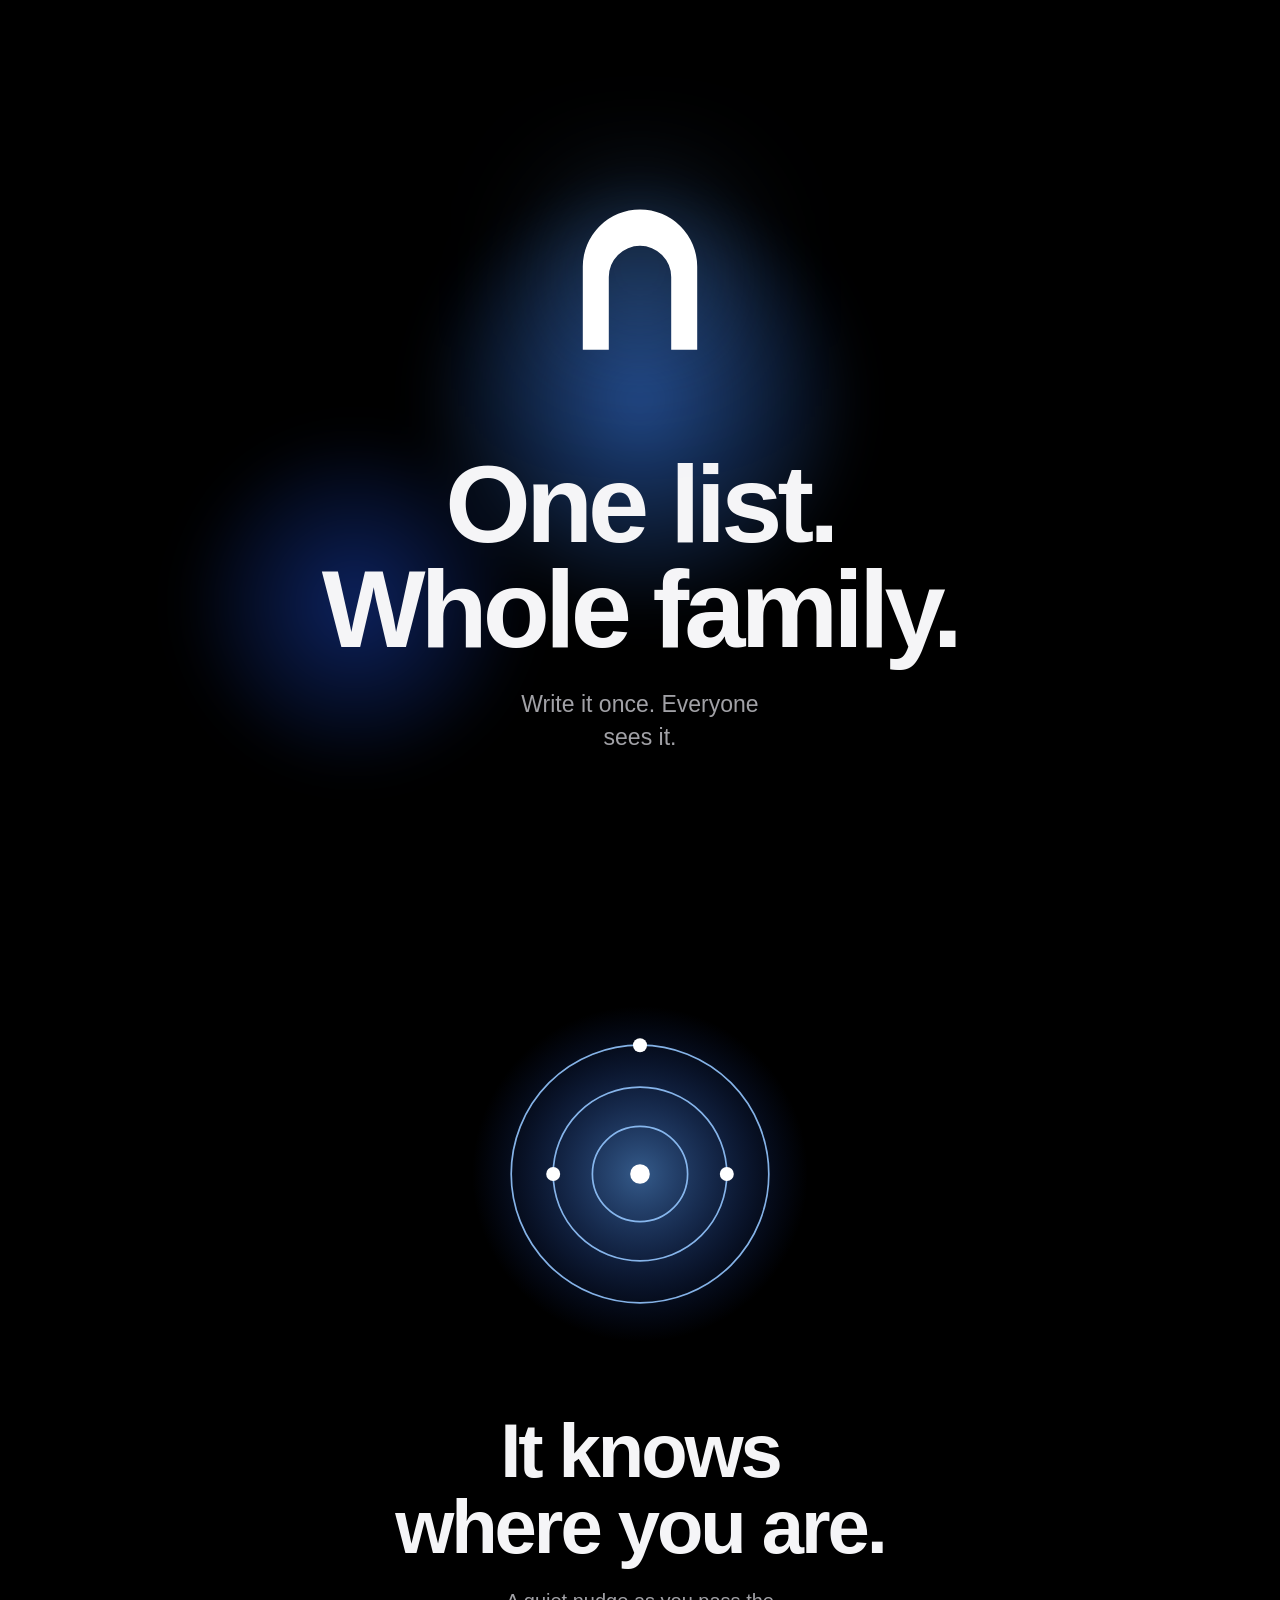
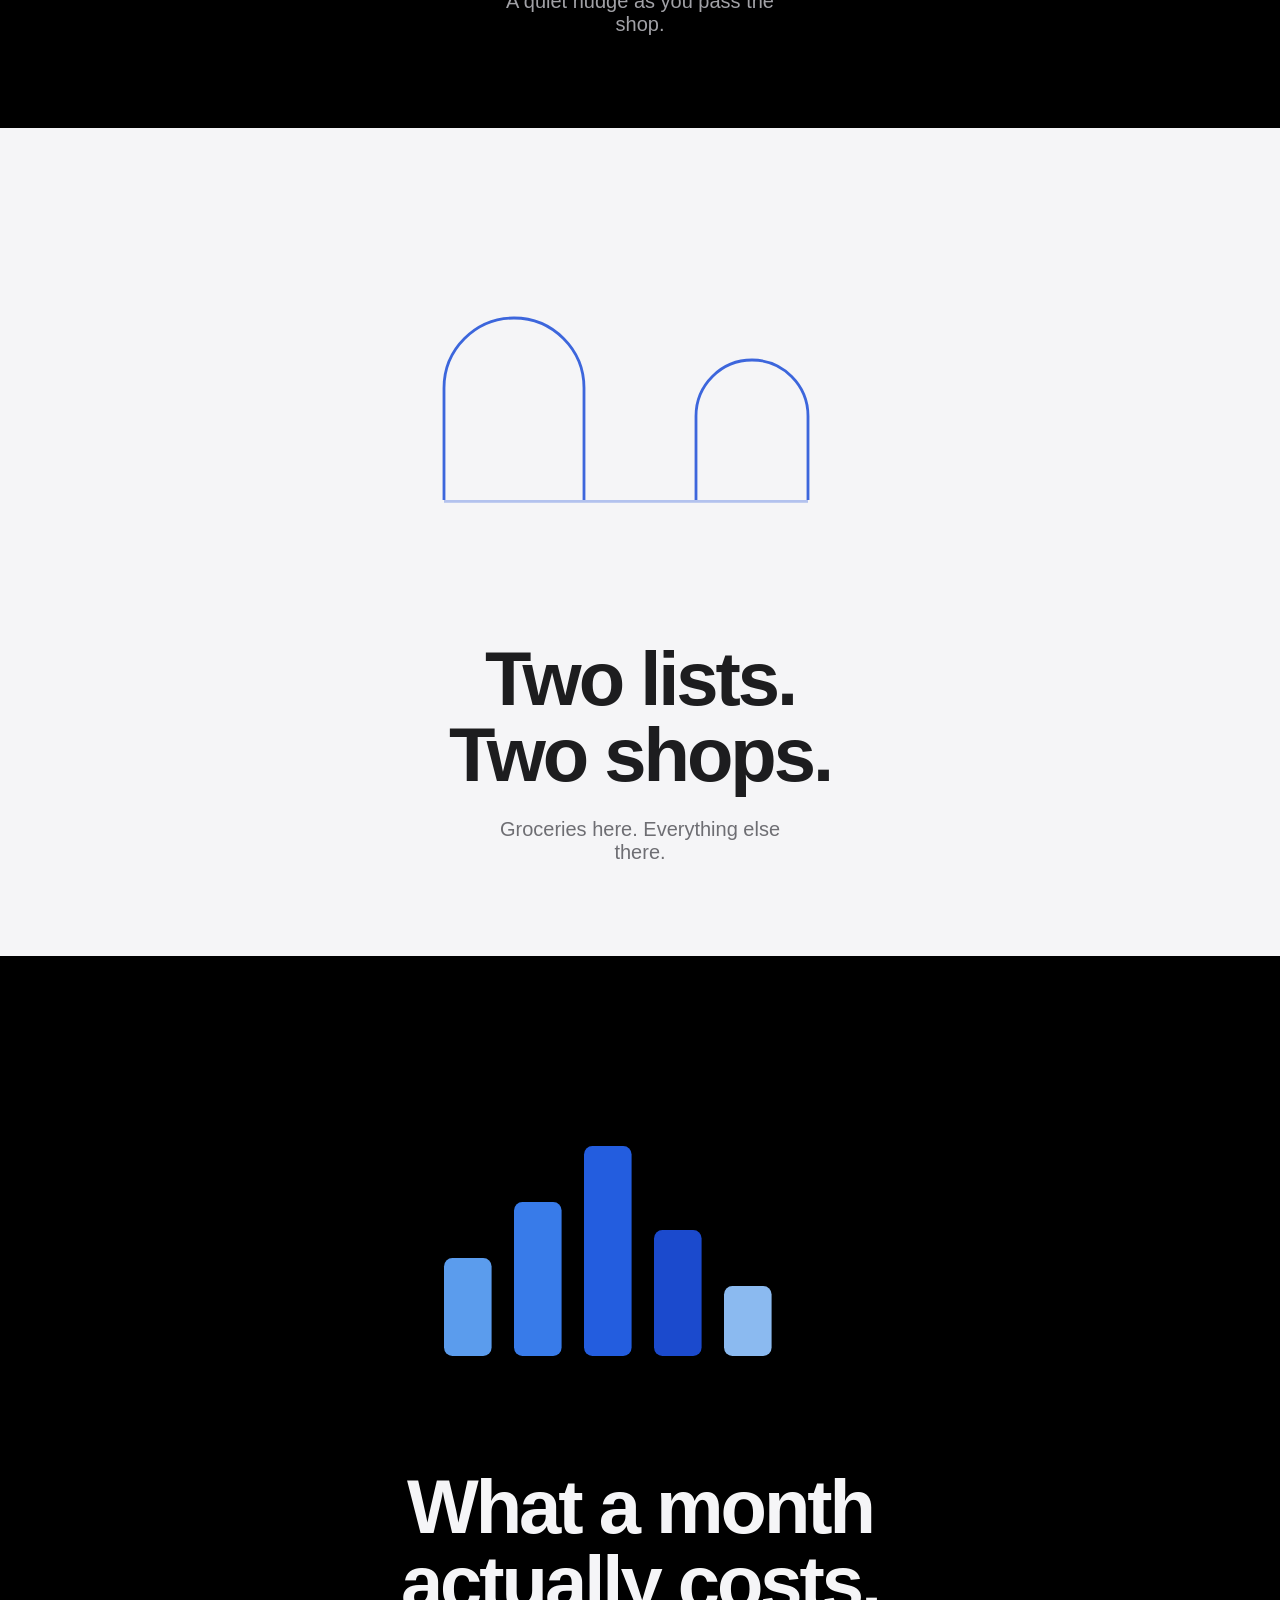
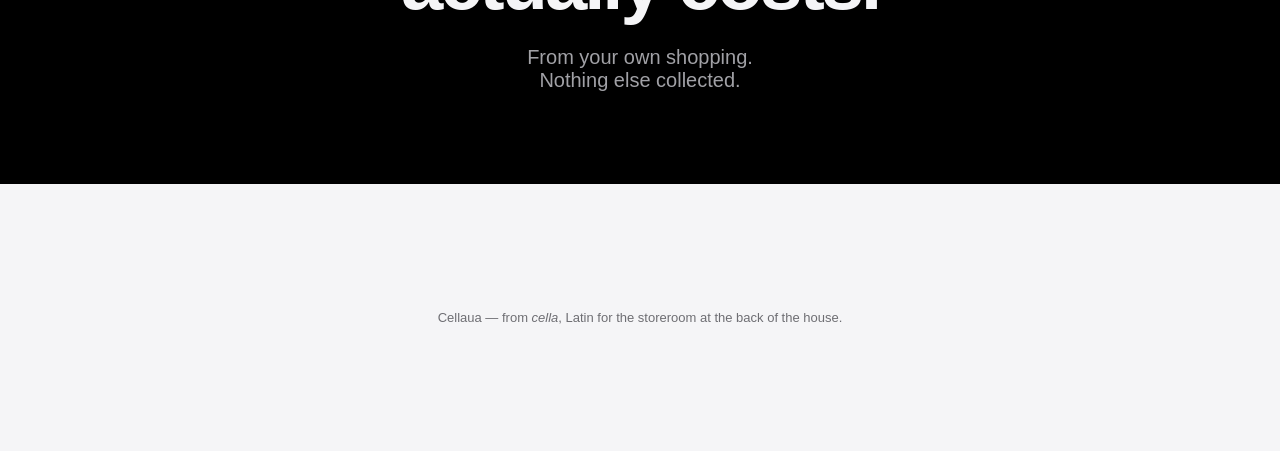
<file: public/index.html>
<!doctype html><html lang="en"><head><meta charset="utf-8">
<meta name="viewport" content="width=device-width,initial-scale=1">
<title>Cellaua — one shopping list for the whole family</title>
<meta name="description" content="One shopping list your whole family writes on. It reminds you as you pass the shop, and remembers what you always buy.">
<link rel="canonical" href="https://cellaua.com/">
<meta property="og:type" content="website">
<meta property="og:title" content="Cellaua — one shopping list for the whole family">
<meta property="og:description" content="One shopping list your whole family writes on. It reminds you as you pass the shop, and remembers what you always buy.">
<meta property="og:url" content="https://cellaua.com/">
<meta property="og:image" content="https://cellaua.com/icon.svg">
<meta name="theme-color" content="#000000">
<link rel="icon" type="image/svg+xml" href="/icon.svg">
<link rel="stylesheet" href="/base.css">
<link rel="stylesheet" href="/page.css">
</head><body>

<div class="stage">
  <div class="halo"></div>
  <div class="inner">
    <svg class="arch" viewBox="0 0 100 100"><path fill-rule="evenodd" fill="#fff"
      d="M28,78 L28,46 A22,22 0 0 1 72,46 L72,78 Z M38,78 L38,50 A12,12 0 0 1 62,50 L62,78 Z"/></svg>
    <h1>One list.<br>Whole family.</h1>
    <p class="sub">Write it once. Everyone sees it.</p>
  </div>
</div>

<section>
  <svg class="viz" viewBox="0 0 400 260">
    <defs><radialGradient id="p1"><stop offset="0" stop-color="#60a5fa"/><stop offset="1" stop-color="#1d4ed8" stop-opacity="0"/></radialGradient></defs>
    <circle cx="200" cy="130" r="120" fill="url(#p1)" opacity=".55"/>
    <g fill="none" stroke="#93c5fd" stroke-width="1.2" opacity=".9">
      <circle cx="200" cy="130" r="34"/><circle cx="200" cy="130" r="62"/><circle cx="200" cy="130" r="92"/>
    </g>
    <circle cx="200" cy="130" r="7" fill="#fff"/>
    <circle cx="262" cy="130" r="5" fill="#fff"/><circle cx="138" cy="130" r="5" fill="#fff"/>
    <circle cx="200" cy="38" r="5" fill="#fff"/>
  </svg>
  <h2>It knows<br>where you are.</h2>
  <p>A quiet nudge as you pass the shop.</p>
</section>

<section class="light">
  <svg class="viz" viewBox="0 0 400 260">
    <g fill="none" stroke="#1d4ed8" stroke-width="2" opacity=".85">
      <path d="M60 200 V120 a50 50 0 0 1 100 0 V200"/>
      <path d="M240 200 V140 a40 40 0 0 1 80 0 V200"/>
    </g>
    <rect x="60" y="200" width="260" height="2" fill="#1d4ed8" opacity=".3"/>
  </svg>
  <h2>Two lists.<br>Two shops.</h2>
  <p>Groceries here. Everything else there.</p>
</section>

<section>
  <svg class="viz" viewBox="0 0 400 260">
    <g opacity=".95">
      <rect x="60" y="150" width="34" height="70" rx="6" fill="#60a5fa"/>
      <rect x="110" y="110" width="34" height="110" rx="6" fill="#3b82f6"/>
      <rect x="160" y="70" width="34" height="150" rx="6" fill="#2563eb"/>
      <rect x="210" y="130" width="34" height="90" rx="6" fill="#1d4ed8"/>
      <rect x="260" y="170" width="34" height="50" rx="6" fill="#93c5fd"/>
    </g>
  </svg>
  <h2>What a month<br>actually costs.</h2>
  <p>From your own shopping. Nothing else collected.</p>
</section>

<footer>Cellaua — from <em>cella</em>, Latin for the storeroom at the back of the house.</footer>
</body></html>
</file>
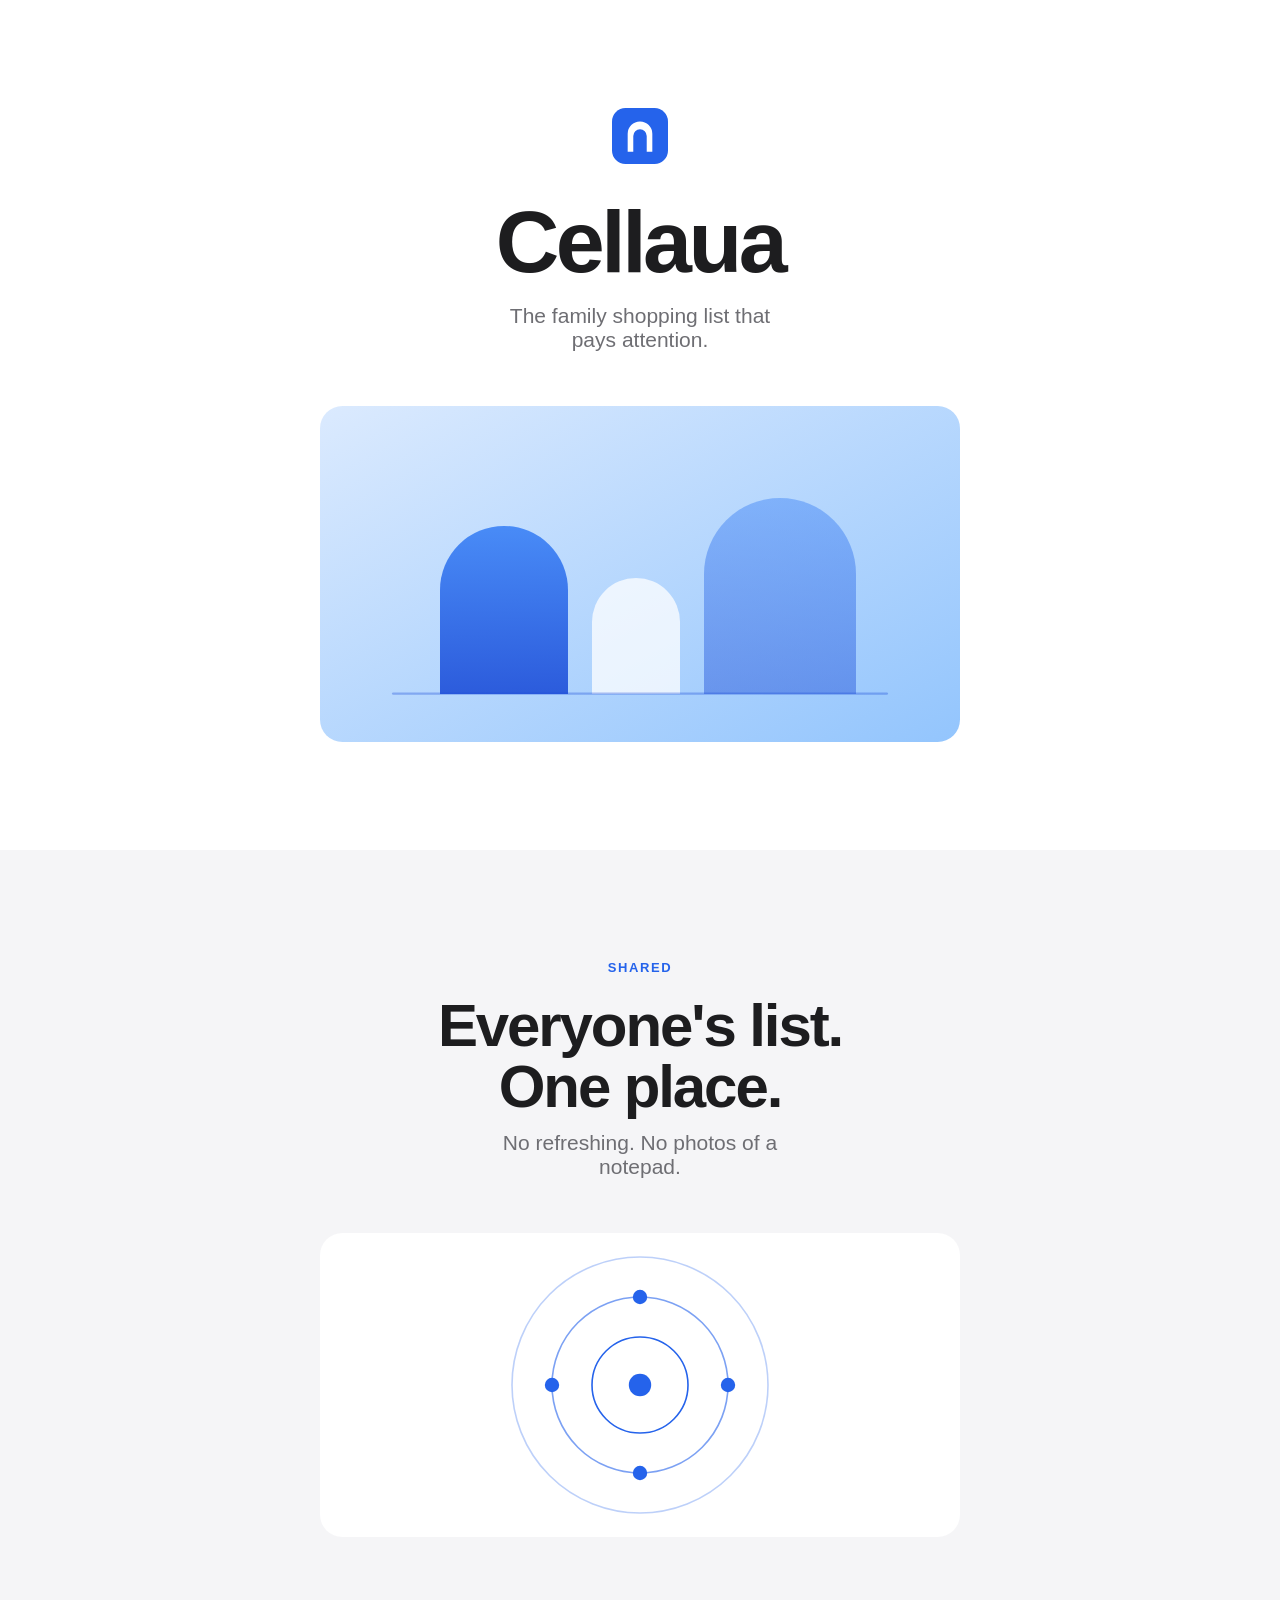
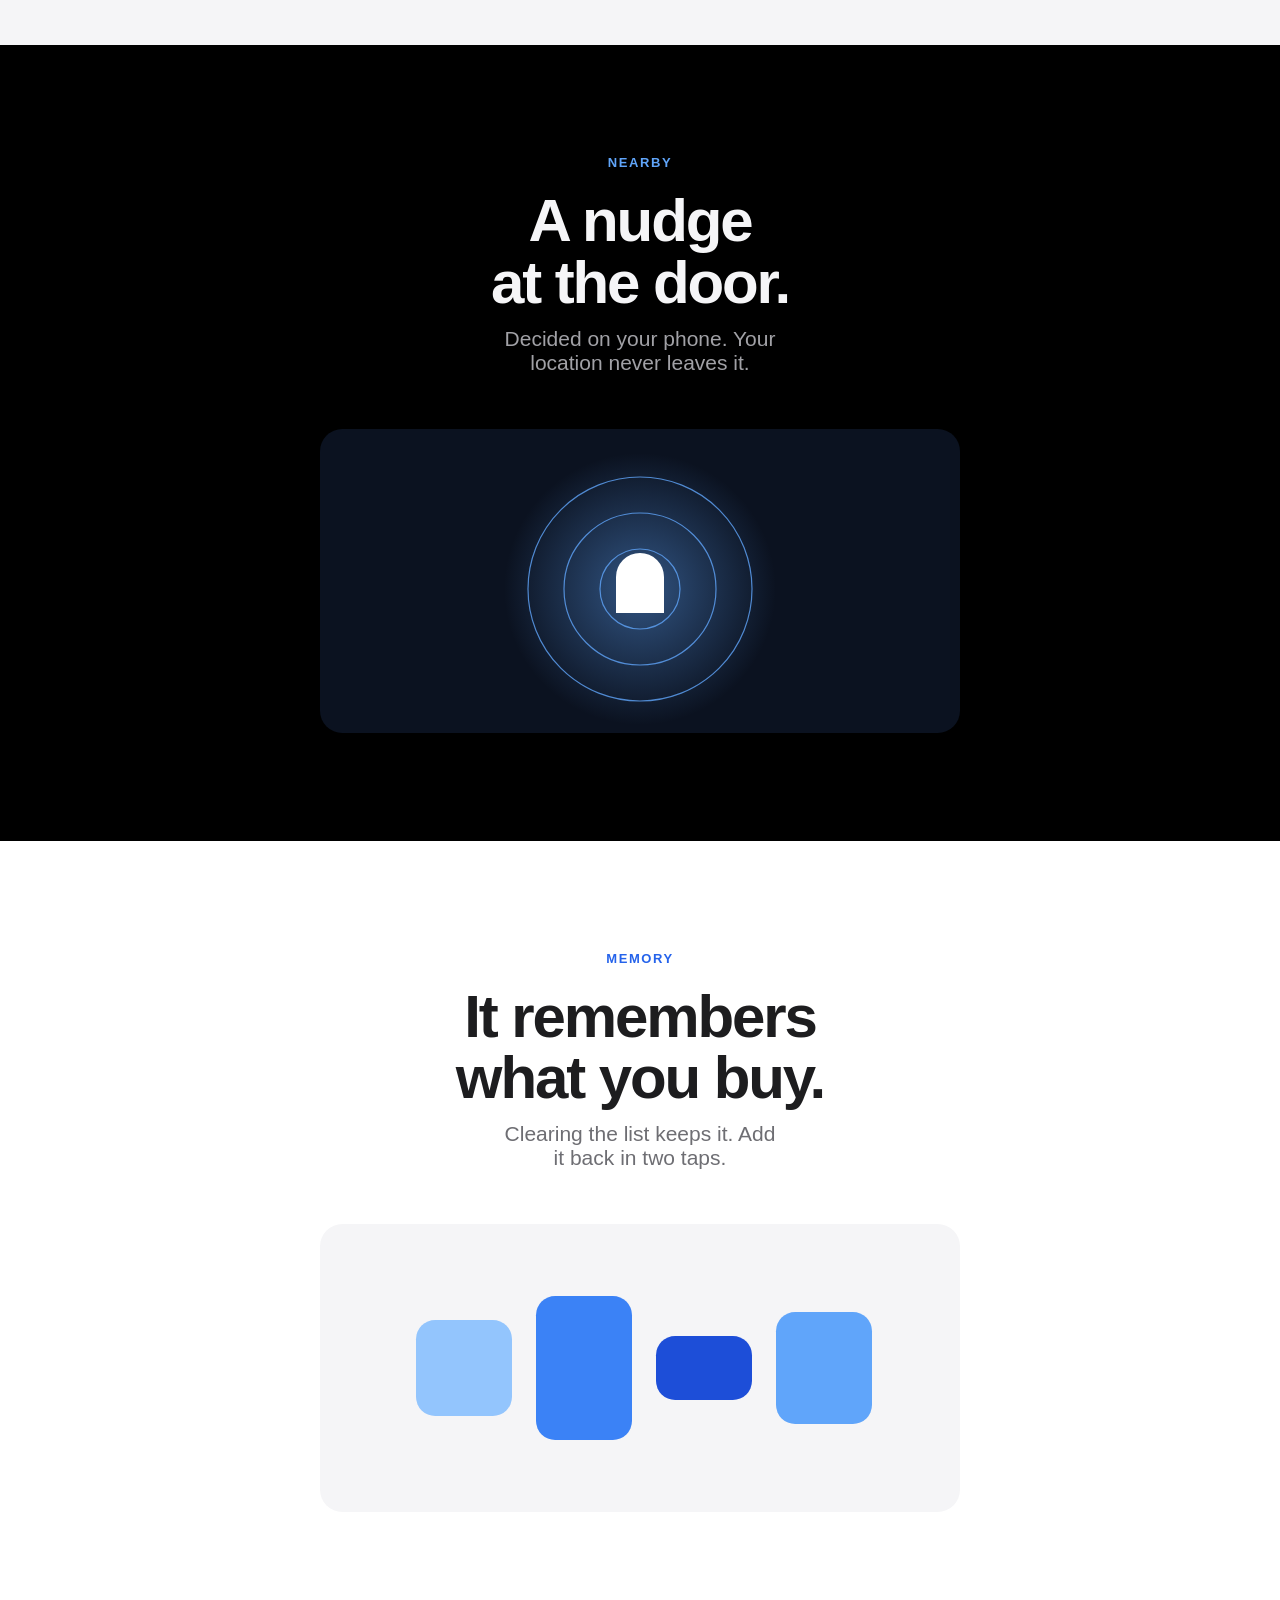
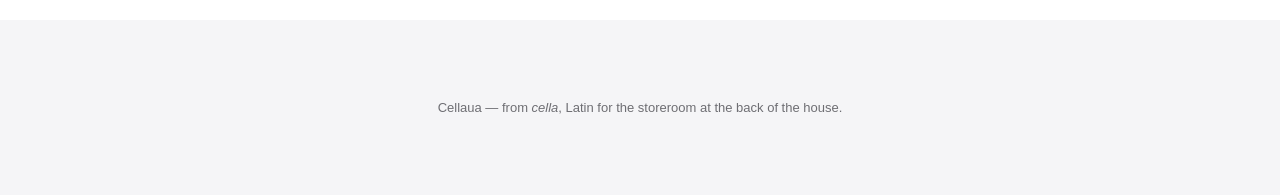
<file: public/2/index.html>
<!doctype html><html lang="en"><head><meta charset="utf-8">
<meta name="viewport" content="width=device-width,initial-scale=1">
<title>Cellaua — Gallery (alternate design)</title>
<meta name="robots" content="noindex,follow">
<meta name="description" content="One shopping list your whole family writes on. It reminds you as you pass the shop, and remembers what you always buy.">
<link rel="canonical" href="https://cellaua.com/2/">
<meta property="og:type" content="website">
<meta property="og:title" content="Cellaua — one shopping list for the whole family">
<meta property="og:description" content="One shopping list your whole family writes on. It reminds you as you pass the shop, and remembers what you always buy.">
<meta property="og:url" content="https://cellaua.com/2/">
<meta property="og:image" content="https://cellaua.com/icon.svg">
<meta name="theme-color" content="#ffffff">
<link rel="icon" type="image/svg+xml" href="/icon.svg">
<link rel="stylesheet" href="/base.css">
<link rel="stylesheet" href="/2/page.css">
</head><body>

<div class="band">
  <svg class="mark" viewBox="0 0 100 100"><rect width="100" height="100" rx="24" fill="#2563eb"/>
    <path fill-rule="evenodd" fill="#fff" d="M28,78 L28,46 A22,22 0 0 1 72,46 L72,78 Z M38,78 L38,50 A12,12 0 0 1 62,50 L62,78 Z"/></svg>
  <h1>Cellaua</h1>
  <p>The family shopping list that pays attention.</p>
  <svg class="art" viewBox="0 0 800 420">
    <defs>
      <linearGradient id="sky" x1="0" y1="0" x2="1" y2="1">
        <stop offset="0" stop-color="#dbeafe"/><stop offset="1" stop-color="#93c5fd"/></linearGradient>
      <linearGradient id="deep" x1="0" y1="0" x2="0" y2="1">
        <stop offset="0" stop-color="#3b82f6"/><stop offset="1" stop-color="#1d4ed8"/></linearGradient>
    </defs>
    <rect width="800" height="420" rx="28" fill="url(#sky)"/>
    <g>
      <path d="M150 360 V230 a80 80 0 0 1 160 0 V360 Z" fill="url(#deep)" opacity=".9"/>
      <path d="M340 360 V270 a55 55 0 0 1 110 0 V360 Z" fill="#fff" opacity=".75"/>
      <path d="M480 360 V210 a95 95 0 0 1 190 0 V360 Z" fill="url(#deep)" opacity=".45"/>
    </g>
    <rect x="90" y="358" width="620" height="3" rx="1.5" fill="#1d4ed8" opacity=".35"/>
  </svg>
</div>

<div class="band tint">
  <span class="tag">Shared</span>
  <h2>Everyone's list.<br>One place.</h2>
  <p>No refreshing. No photos of a notepad.</p>
  <svg class="art" viewBox="0 0 800 380">
    <rect width="800" height="380" rx="28" fill="#fff"/>
    <g fill="none" stroke="#2563eb" stroke-width="2">
      <circle cx="400" cy="190" r="60"/><circle cx="400" cy="190" r="110" opacity=".6"/><circle cx="400" cy="190" r="160" opacity=".3"/>
    </g>
    <g fill="#2563eb">
      <circle cx="400" cy="190" r="14"/><circle cx="510" cy="190" r="9"/><circle cx="290" cy="190" r="9"/>
      <circle cx="400" cy="80" r="9"/><circle cx="400" cy="300" r="9"/>
    </g>
  </svg>
</div>

<div class="band dark">
  <span class="tag" style="color:#60a5fa">Nearby</span>
  <h2>A nudge<br>at the door.</h2>
  <p>Decided on your phone. Your location never leaves it.</p>
  <svg class="art" viewBox="0 0 800 380">
    <defs><radialGradient id="glow"><stop offset="0" stop-color="#60a5fa" stop-opacity=".9"/><stop offset="1" stop-color="#60a5fa" stop-opacity="0"/></radialGradient></defs>
    <rect width="800" height="380" rx="28" fill="#0b1220"/>
    <circle cx="400" cy="200" r="170" fill="url(#glow)" opacity=".5"/>
    <g fill="none" stroke="#60a5fa" stroke-width="1.5" opacity=".8">
      <circle cx="400" cy="200" r="50"/><circle cx="400" cy="200" r="95"/><circle cx="400" cy="200" r="140"/></g>
    <path d="M370 230 V185 a30 30 0 0 1 60 0 V230 Z" fill="#fff"/>
  </svg>
</div>

<div class="band">
  <span class="tag">Memory</span>
  <h2>It remembers<br>what you buy.</h2>
  <p>Clearing the list keeps it. Add it back in two taps.</p>
  <svg class="art" viewBox="0 0 800 360">
    <rect width="800" height="360" rx="28" fill="#f5f5f7"/>
    <g>
      <rect x="120" y="120" width="120" height="120" rx="24" fill="#93c5fd"/>
      <rect x="270" y="90" width="120" height="180" rx="24" fill="#3b82f6"/>
      <rect x="420" y="140" width="120" height="80" rx="24" fill="#1d4ed8"/>
      <rect x="570" y="110" width="120" height="140" rx="24" fill="#60a5fa"/>
    </g>
  </svg>
</div>

<footer>Cellaua — from <em>cella</em>, Latin for the storeroom at the back of the house.</footer>
</body></html>
</file>
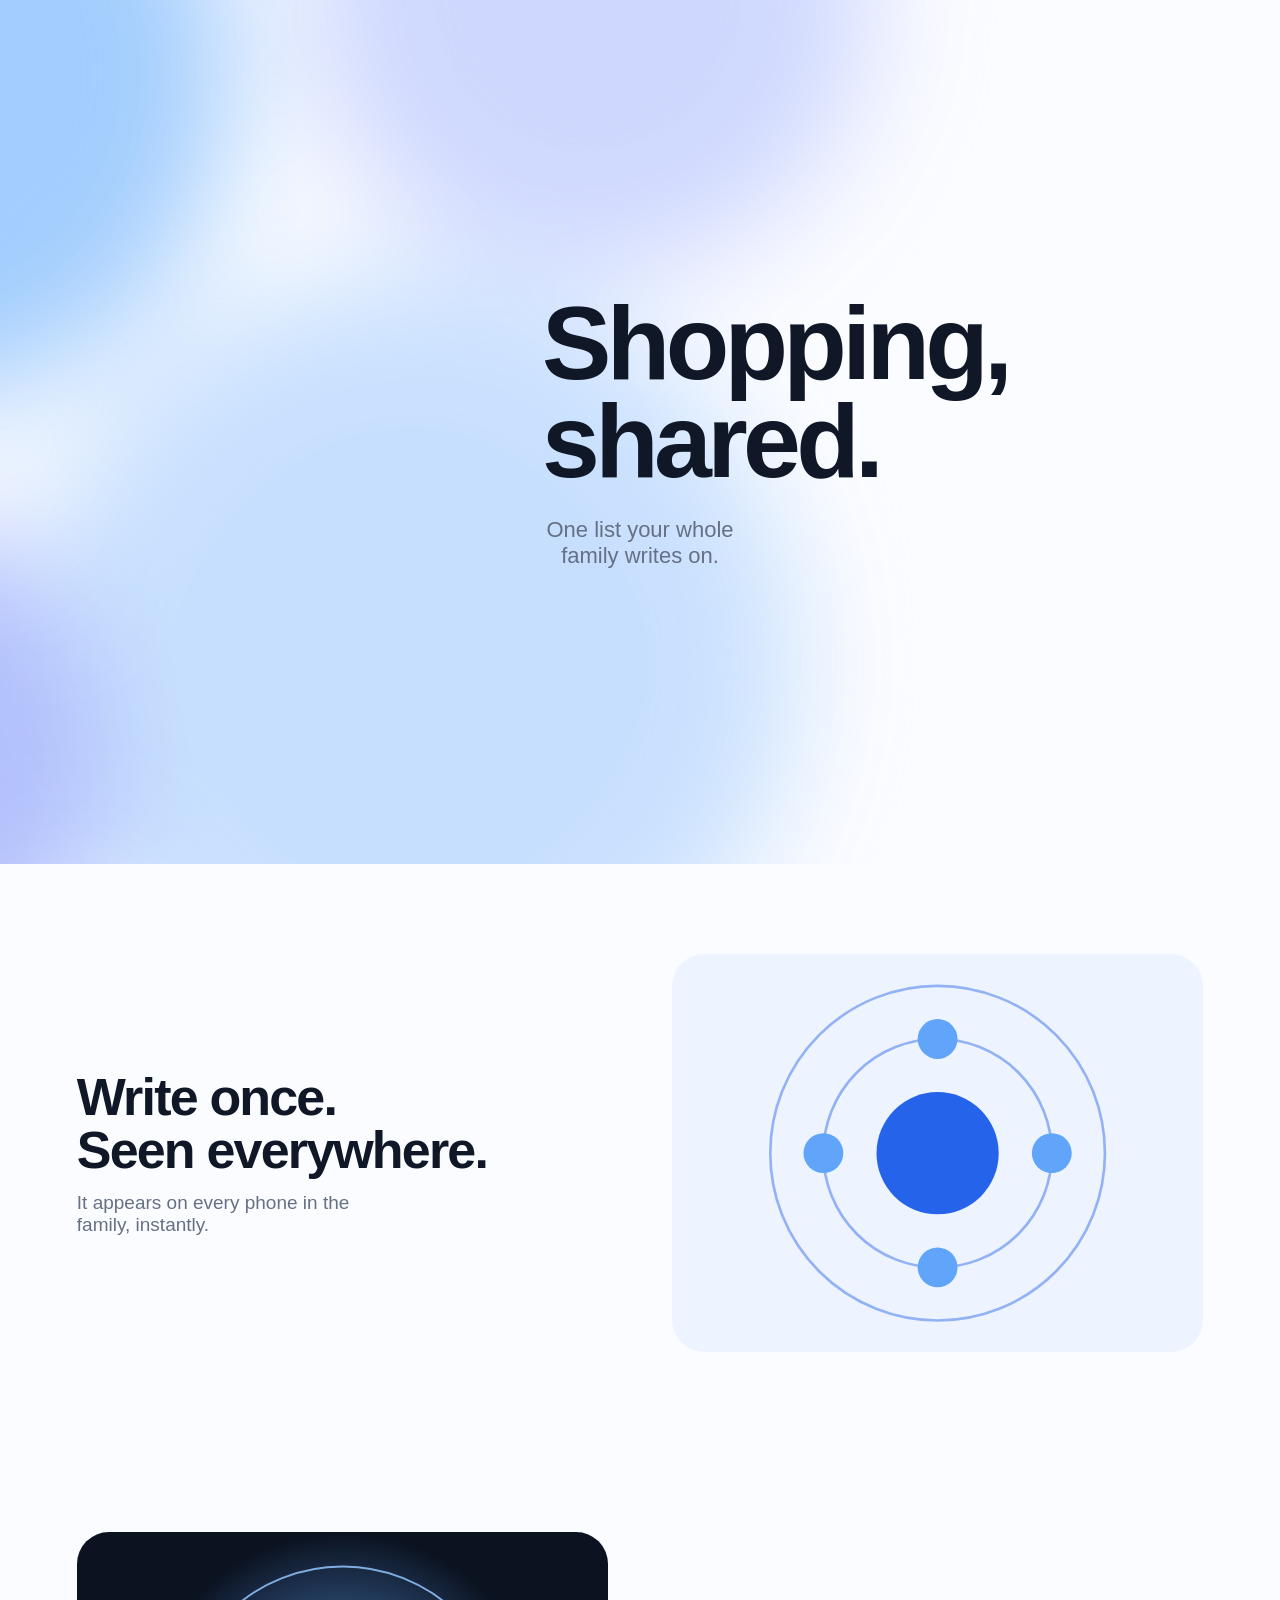
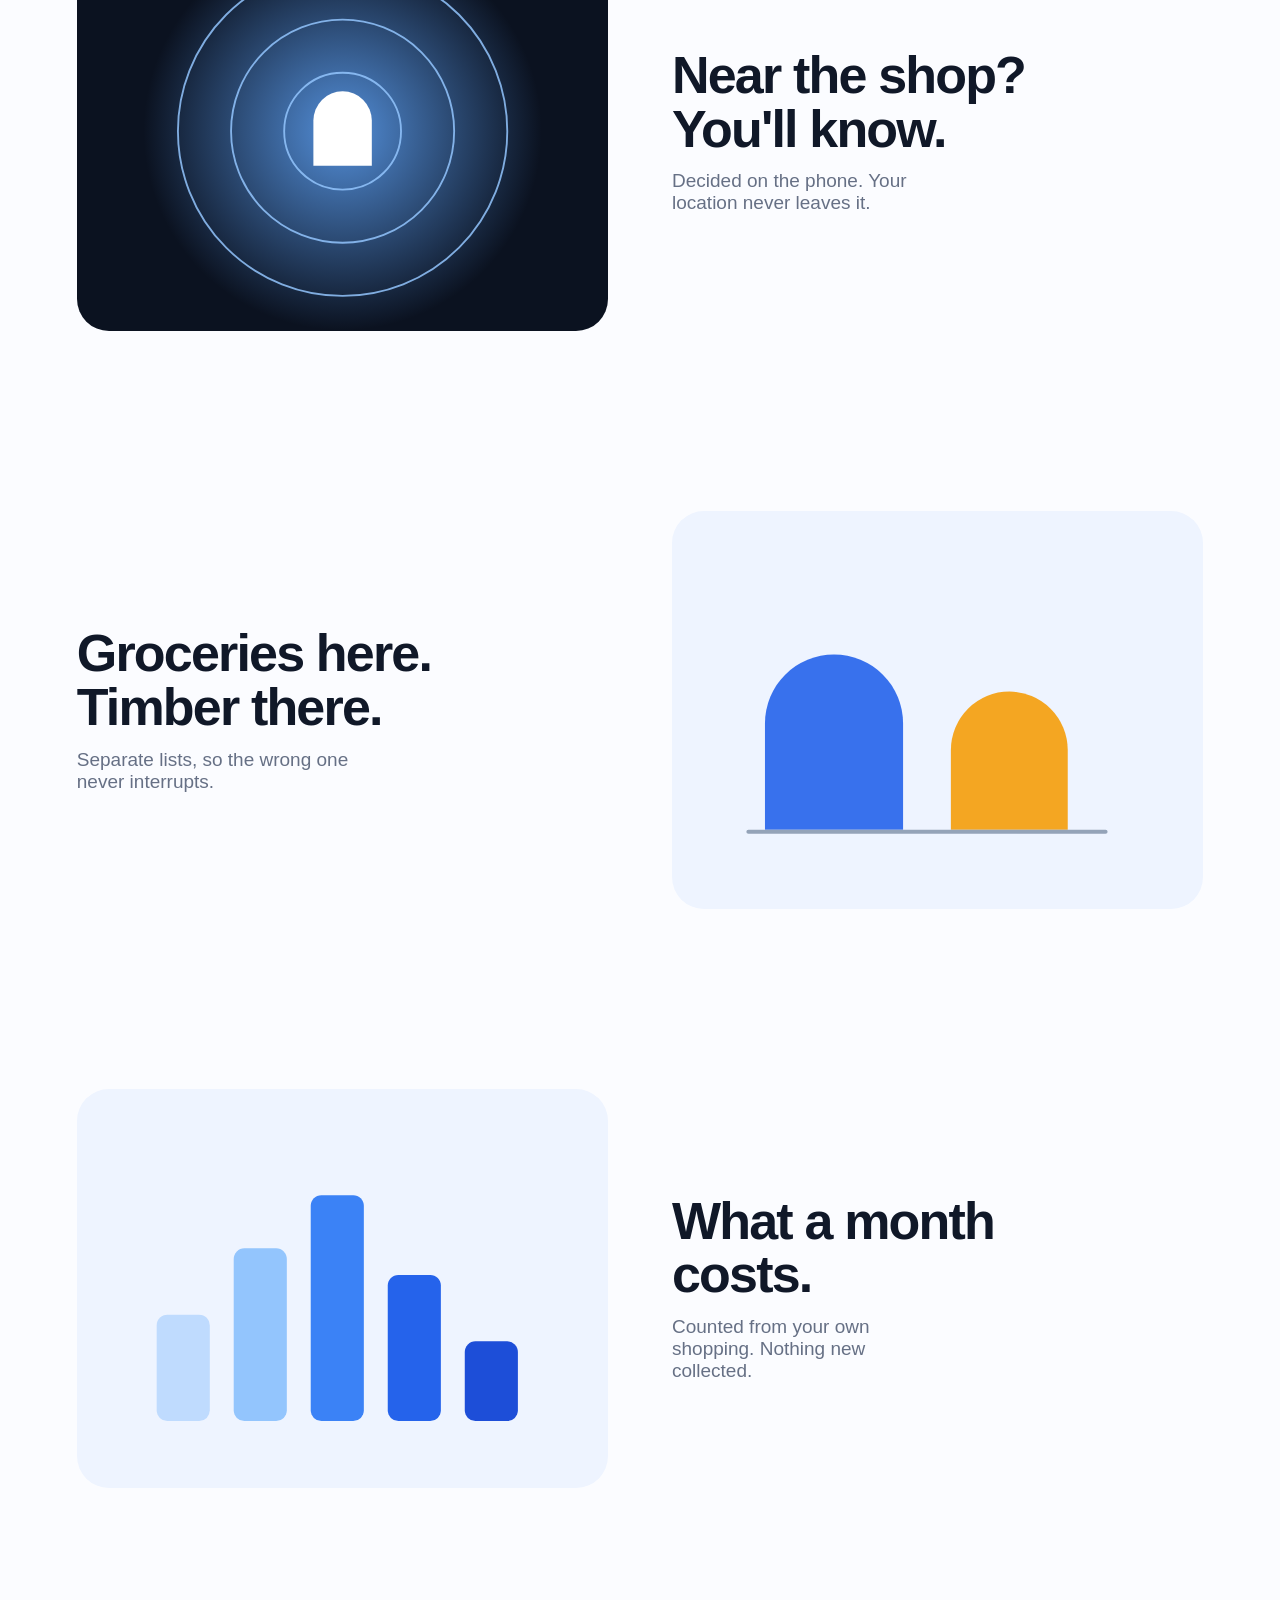
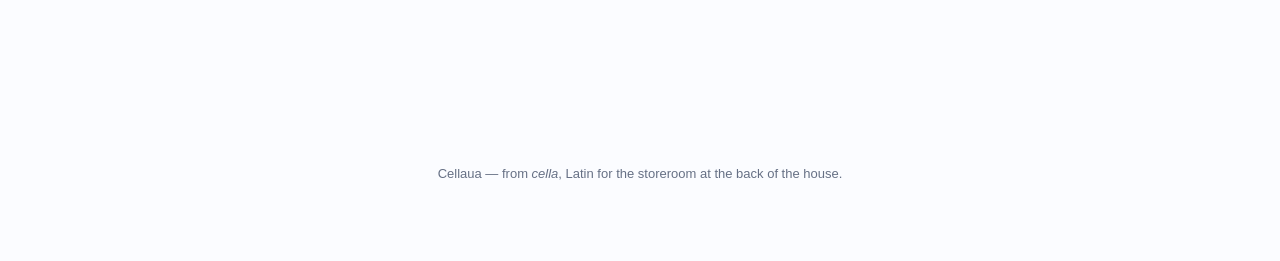
<file: public/3/index.html>
<!doctype html><html lang="en"><head><meta charset="utf-8">
<meta name="viewport" content="width=device-width,initial-scale=1">
<title>Cellaua — Spectrum (alternate design)</title>
<meta name="robots" content="noindex,follow">
<meta name="description" content="One shopping list your whole family writes on. It reminds you as you pass the shop, and remembers what you always buy.">
<link rel="canonical" href="https://cellaua.com/3/">
<meta property="og:type" content="website">
<meta property="og:title" content="Cellaua — one shopping list for the whole family">
<meta property="og:description" content="One shopping list your whole family writes on. It reminds you as you pass the shop, and remembers what you always buy.">
<meta property="og:url" content="https://cellaua.com/3/">
<meta property="og:image" content="https://cellaua.com/icon.svg">
<meta name="theme-color" content="#fbfcff">
<link rel="icon" type="image/svg+xml" href="/icon.svg">
<link rel="stylesheet" href="/base.css">
<link rel="stylesheet" href="/3/page.css">
</head><body>

<div class="hero">
  <svg class="mesh" viewBox="0 0 100 100" preserveAspectRatio="none">
    <circle cx="22" cy="26" r="26" fill="#93c5fd"/>
    <circle cx="76" cy="20" r="22" fill="#c7d2fe"/>
    <circle cx="62" cy="72" r="30" fill="#bfdbfe"/>
    <circle cx="18" cy="80" r="20" fill="#a5b4fc"/>
  </svg>
  <div class="in">
    <h1>Shopping,<br>shared.</h1>
    <p class="lede">One list your whole family writes on.</p>
  </div>
</div>

<div class="rows">
  <div class="row">
    <div class="copy"><h2>Write once.<br>Seen everywhere.</h2><p>It appears on every phone in the family, instantly.</p></div>
    <div class="blobwrap"><svg viewBox="0 0 400 300">
      <circle cx="200" cy="150" r="46" fill="#2563eb"/>
      <g fill="none" stroke="#2563eb" stroke-width="2" opacity=".45">
        <circle cx="200" cy="150" r="86"/><circle cx="200" cy="150" r="126"/></g>
      <g fill="#60a5fa"><circle cx="286" cy="150" r="15"/><circle cx="114" cy="150" r="15"/>
        <circle cx="200" cy="64" r="15"/><circle cx="200" cy="236" r="15"/></g>
    </svg></div>
  </div>

  <div class="row">
    <div class="copy"><h2>Near the shop?<br>You'll know.</h2><p>Decided on the phone. Your location never leaves it.</p></div>
    <div class="blobwrap" style="background:#0b1220"><svg viewBox="0 0 400 300">
      <defs><radialGradient id="g3"><stop offset="0" stop-color="#60a5fa" stop-opacity=".85"/><stop offset="1" stop-color="#60a5fa" stop-opacity="0"/></radialGradient></defs>
      <circle cx="200" cy="150" r="150" fill="url(#g3)"/>
      <g fill="none" stroke="#93c5fd" stroke-width="1.4" opacity=".85">
        <circle cx="200" cy="150" r="44"/><circle cx="200" cy="150" r="84"/><circle cx="200" cy="150" r="124"/></g>
      <path d="M178 176 V142 a22 22 0 0 1 44 0 V176 Z" fill="#fff"/>
    </svg></div>
  </div>

  <div class="row">
    <div class="copy"><h2>Groceries here.<br>Timber there.</h2><p>Separate lists, so the wrong one never interrupts.</p></div>
    <div class="blobwrap"><svg viewBox="0 0 400 300">
      <path d="M70 240 V160 a52 52 0 0 1 104 0 V240 Z" fill="#2563eb" opacity=".9"/>
      <path d="M210 240 V180 a44 44 0 0 1 88 0 V240 Z" fill="#f59e0b" opacity=".9"/>
      <rect x="56" y="240" width="272" height="3" rx="1.5" fill="#94a3b8"/>
    </svg></div>
  </div>

  <div class="row">
    <div class="copy"><h2>What a month<br>costs.</h2><p>Counted from your own shopping. Nothing new collected.</p></div>
    <div class="blobwrap"><svg viewBox="0 0 400 300">
      <g><rect x="60" y="170" width="40" height="80" rx="8" fill="#bfdbfe"/>
        <rect x="118" y="120" width="40" height="130" rx="8" fill="#93c5fd"/>
        <rect x="176" y="80" width="40" height="170" rx="8" fill="#3b82f6"/>
        <rect x="234" y="140" width="40" height="110" rx="8" fill="#2563eb"/>
        <rect x="292" y="190" width="40" height="60" rx="8" fill="#1d4ed8"/></g>
    </svg></div>
  </div>
</div>

<footer>Cellaua — from <em>cella</em>, Latin for the storeroom at the back of the house.</footer>
</body></html>
</file>
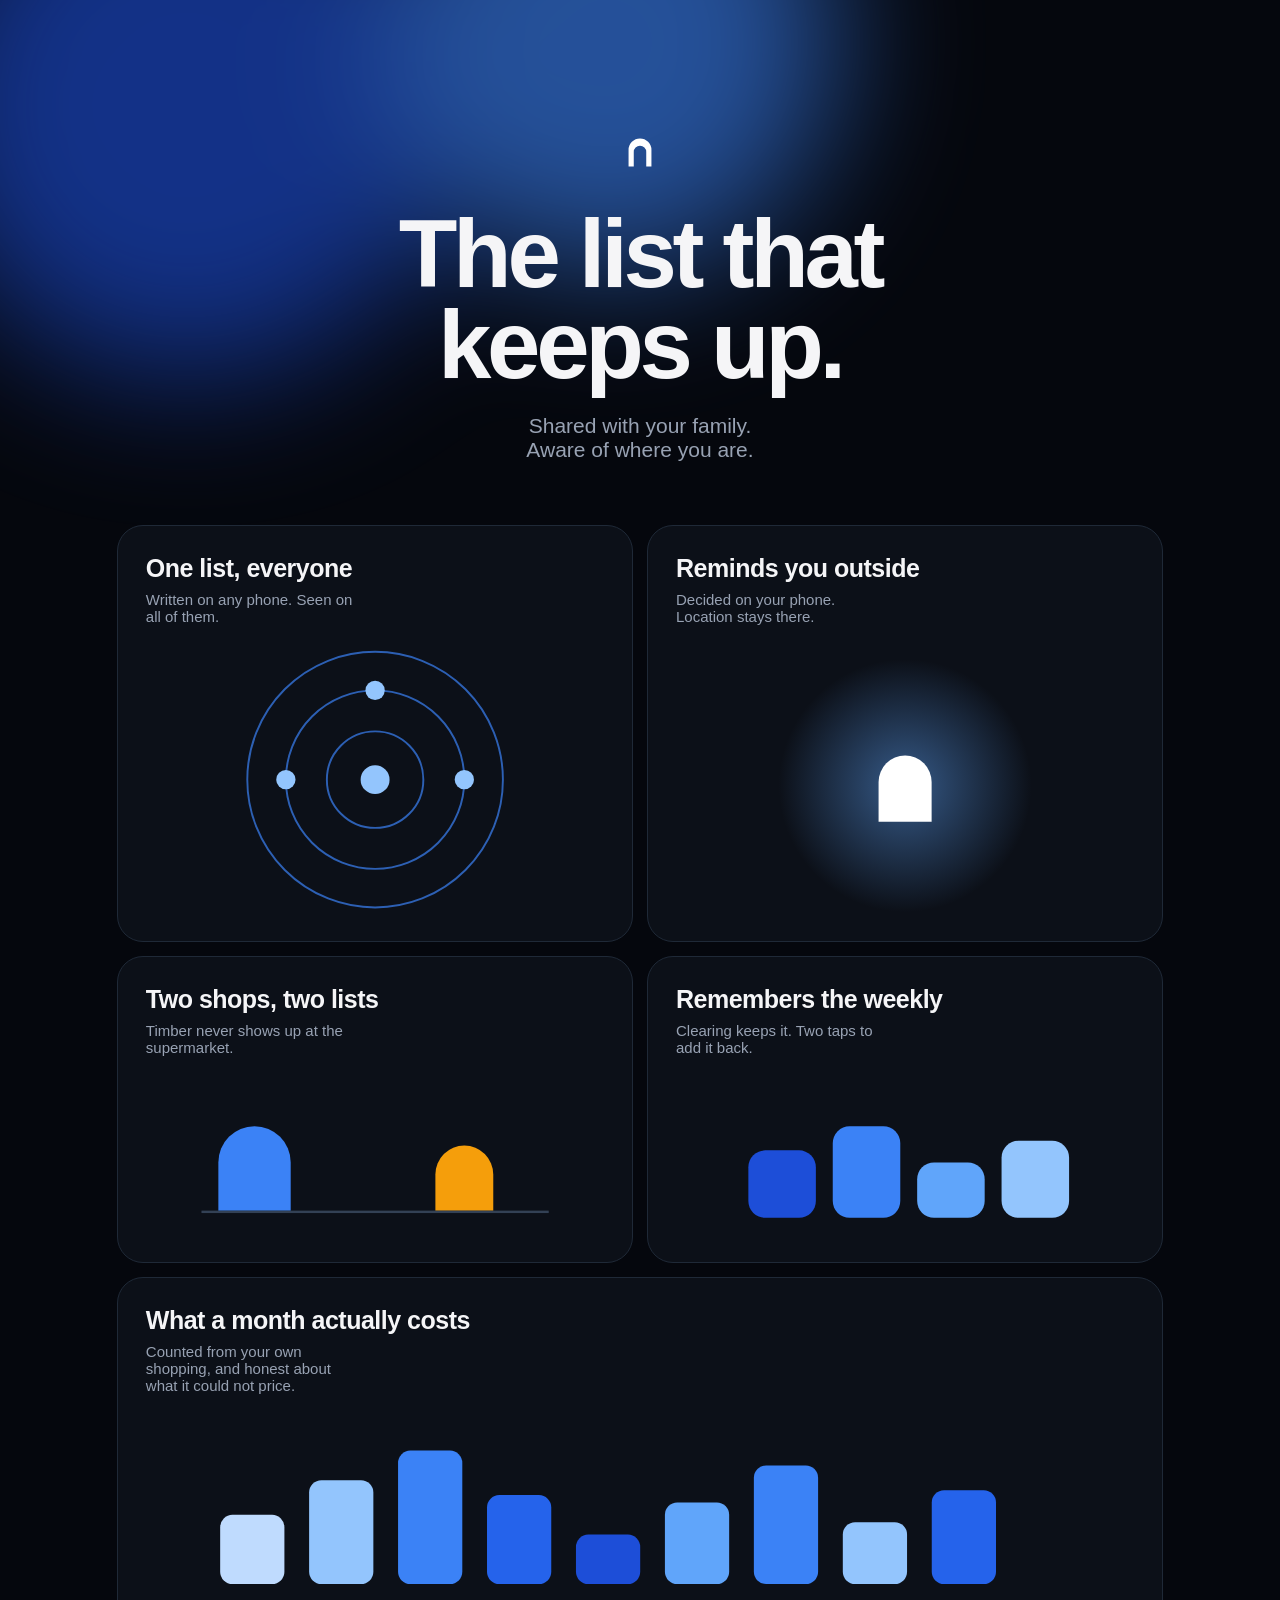
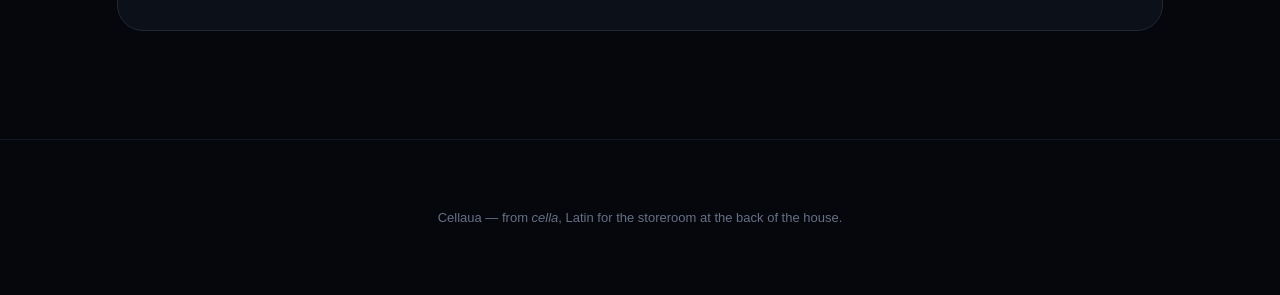
<file: public/4/index.html>
<!doctype html><html lang="en"><head><meta charset="utf-8">
<meta name="viewport" content="width=device-width,initial-scale=1">
<title>Cellaua — Bento (alternate design)</title>
<meta name="robots" content="noindex,follow">
<meta name="description" content="One shopping list your whole family writes on. It reminds you as you pass the shop, and remembers what you always buy.">
<link rel="canonical" href="https://cellaua.com/4/">
<meta property="og:type" content="website">
<meta property="og:title" content="Cellaua — one shopping list for the whole family">
<meta property="og:description" content="One shopping list your whole family writes on. It reminds you as you pass the shop, and remembers what you always buy.">
<meta property="og:url" content="https://cellaua.com/4/">
<meta property="og:image" content="https://cellaua.com/icon.svg">
<meta name="theme-color" content="#05070d">
<link rel="icon" type="image/svg+xml" href="/icon.svg">
<link rel="stylesheet" href="/base.css">
<link rel="stylesheet" href="/4/page.css">
</head><body>

<div class="top">
  <svg class="aura" viewBox="0 0 100 60" preserveAspectRatio="none">
    <circle cx="30" cy="30" r="26" fill="#1d4ed8"/><circle cx="70" cy="24" r="22" fill="#3b82f6"/></svg>
  <div class="in">
    <svg class="mark" viewBox="0 0 100 100"><path fill-rule="evenodd" fill="#fff"
      d="M28,78 L28,46 A22,22 0 0 1 72,46 L72,78 Z M38,78 L38,50 A12,12 0 0 1 62,50 L62,78 Z"/></svg>
    <h1>The list that<br>keeps up.</h1>
    <p class="lede">Shared with your family. Aware of where you are.</p>
  </div>
</div>

<div class="bento">
  <div class="tile w2 tall">
    <div><h3>One list, everyone</h3><p>Written on any phone. Seen on all of them.</p></div>
    <svg class="viz" viewBox="0 0 380 220">
      <g fill="none" stroke="#3b82f6" stroke-width="1.6" opacity=".7">
        <circle cx="190" cy="110" r="40"/><circle cx="190" cy="110" r="74"/><circle cx="190" cy="110" r="106"/></g>
      <g fill="#93c5fd"><circle cx="190" cy="110" r="12"/><circle cx="264" cy="110" r="8"/>
        <circle cx="116" cy="110" r="8"/><circle cx="190" cy="36" r="8"/></g>
    </svg>
  </div>

  <div class="tile w2 tall">
    <div><h3>Reminds you outside</h3><p>Decided on your phone. Location stays there.</p></div>
    <svg class="viz" viewBox="0 0 380 220">
      <defs><radialGradient id="b4"><stop offset="0" stop-color="#60a5fa" stop-opacity=".9"/><stop offset="1" stop-color="#60a5fa" stop-opacity="0"/></radialGradient></defs>
      <circle cx="190" cy="115" r="105" fill="url(#b4)" opacity=".55"/>
      <path d="M168 145 V112 a22 22 0 0 1 44 0 V145 Z" fill="#fff"/>
    </svg>
  </div>

  <div class="tile w2">
    <div><h3>Two shops, two lists</h3><p>Timber never shows up at the supermarket.</p></div>
    <svg class="viz" viewBox="0 0 380 130">
      <path d="M60 110 V70 a30 30 0 0 1 60 0 V110 Z" fill="#3b82f6"/>
      <path d="M240 110 V80 a24 24 0 0 1 48 0 V110 Z" fill="#f59e0b"/>
      <rect x="46" y="110" width="288" height="2" fill="#334155"/>
    </svg>
  </div>

  <div class="tile w2">
    <div><h3>Remembers the weekly</h3><p>Clearing keeps it. Two taps to add it back.</p></div>
    <svg class="viz" viewBox="0 0 380 130">
      <g><rect x="60" y="60" width="56" height="56" rx="14" fill="#1d4ed8"/>
        <rect x="130" y="40" width="56" height="76" rx="14" fill="#3b82f6"/>
        <rect x="200" y="70" width="56" height="46" rx="14" fill="#60a5fa"/>
        <rect x="270" y="52" width="56" height="64" rx="14" fill="#93c5fd"/></g>
    </svg>
  </div>

  <div class="tile w4">
    <div><h3>What a month actually costs</h3><p>Counted from your own shopping, and honest about what it could not price.</p></div>
    <svg class="viz" viewBox="0 0 800 150">
      <g><rect x="60" y="80" width="52" height="56" rx="10" fill="#bfdbfe"/>
        <rect x="132" y="52" width="52" height="84" rx="10" fill="#93c5fd"/>
        <rect x="204" y="28" width="52" height="108" rx="10" fill="#3b82f6"/>
        <rect x="276" y="64" width="52" height="72" rx="10" fill="#2563eb"/>
        <rect x="348" y="96" width="52" height="40" rx="10" fill="#1d4ed8"/>
        <rect x="420" y="70" width="52" height="66" rx="10" fill="#60a5fa"/>
        <rect x="492" y="40" width="52" height="96" rx="10" fill="#3b82f6"/>
        <rect x="564" y="86" width="52" height="50" rx="10" fill="#93c5fd"/>
        <rect x="636" y="60" width="52" height="76" rx="10" fill="#2563eb"/></g>
    </svg>
  </div>
</div>

<footer>Cellaua — from <em>cella</em>, Latin for the storeroom at the back of the house.</footer>
</body></html>
</file>
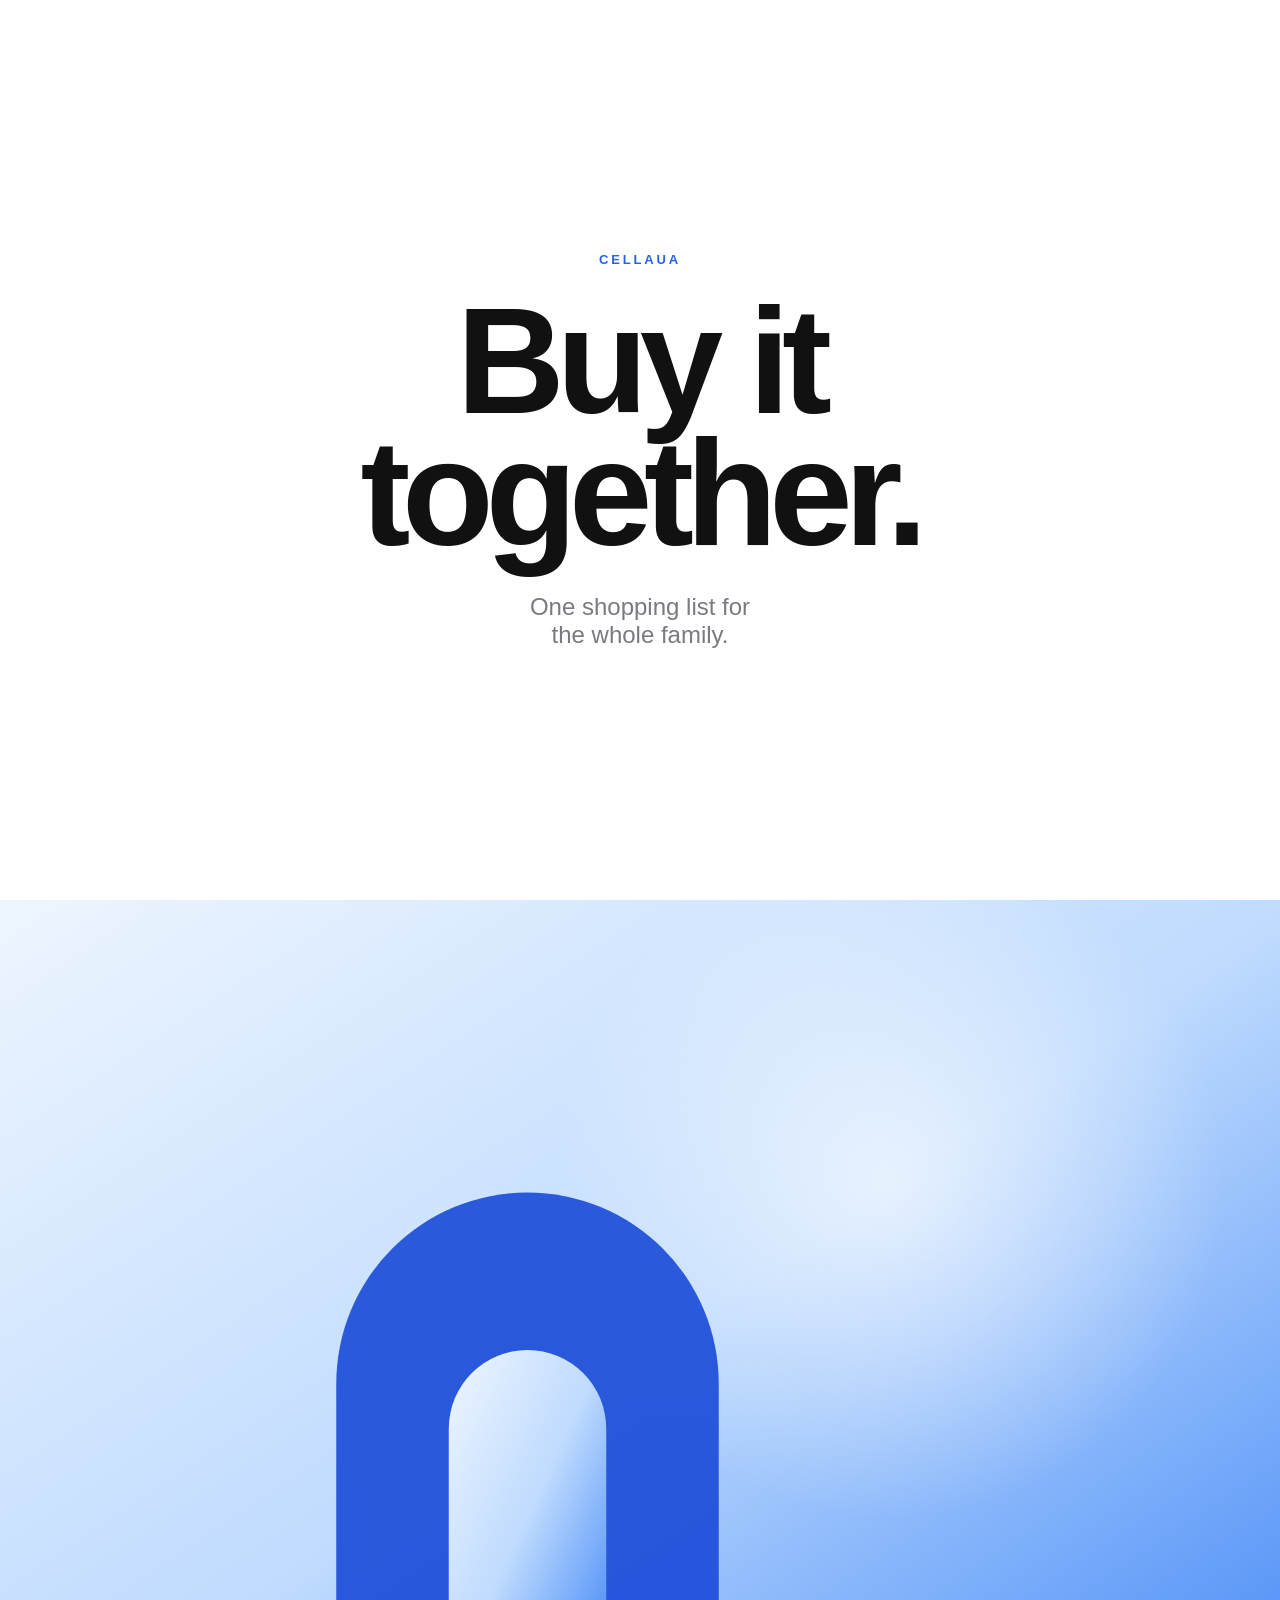
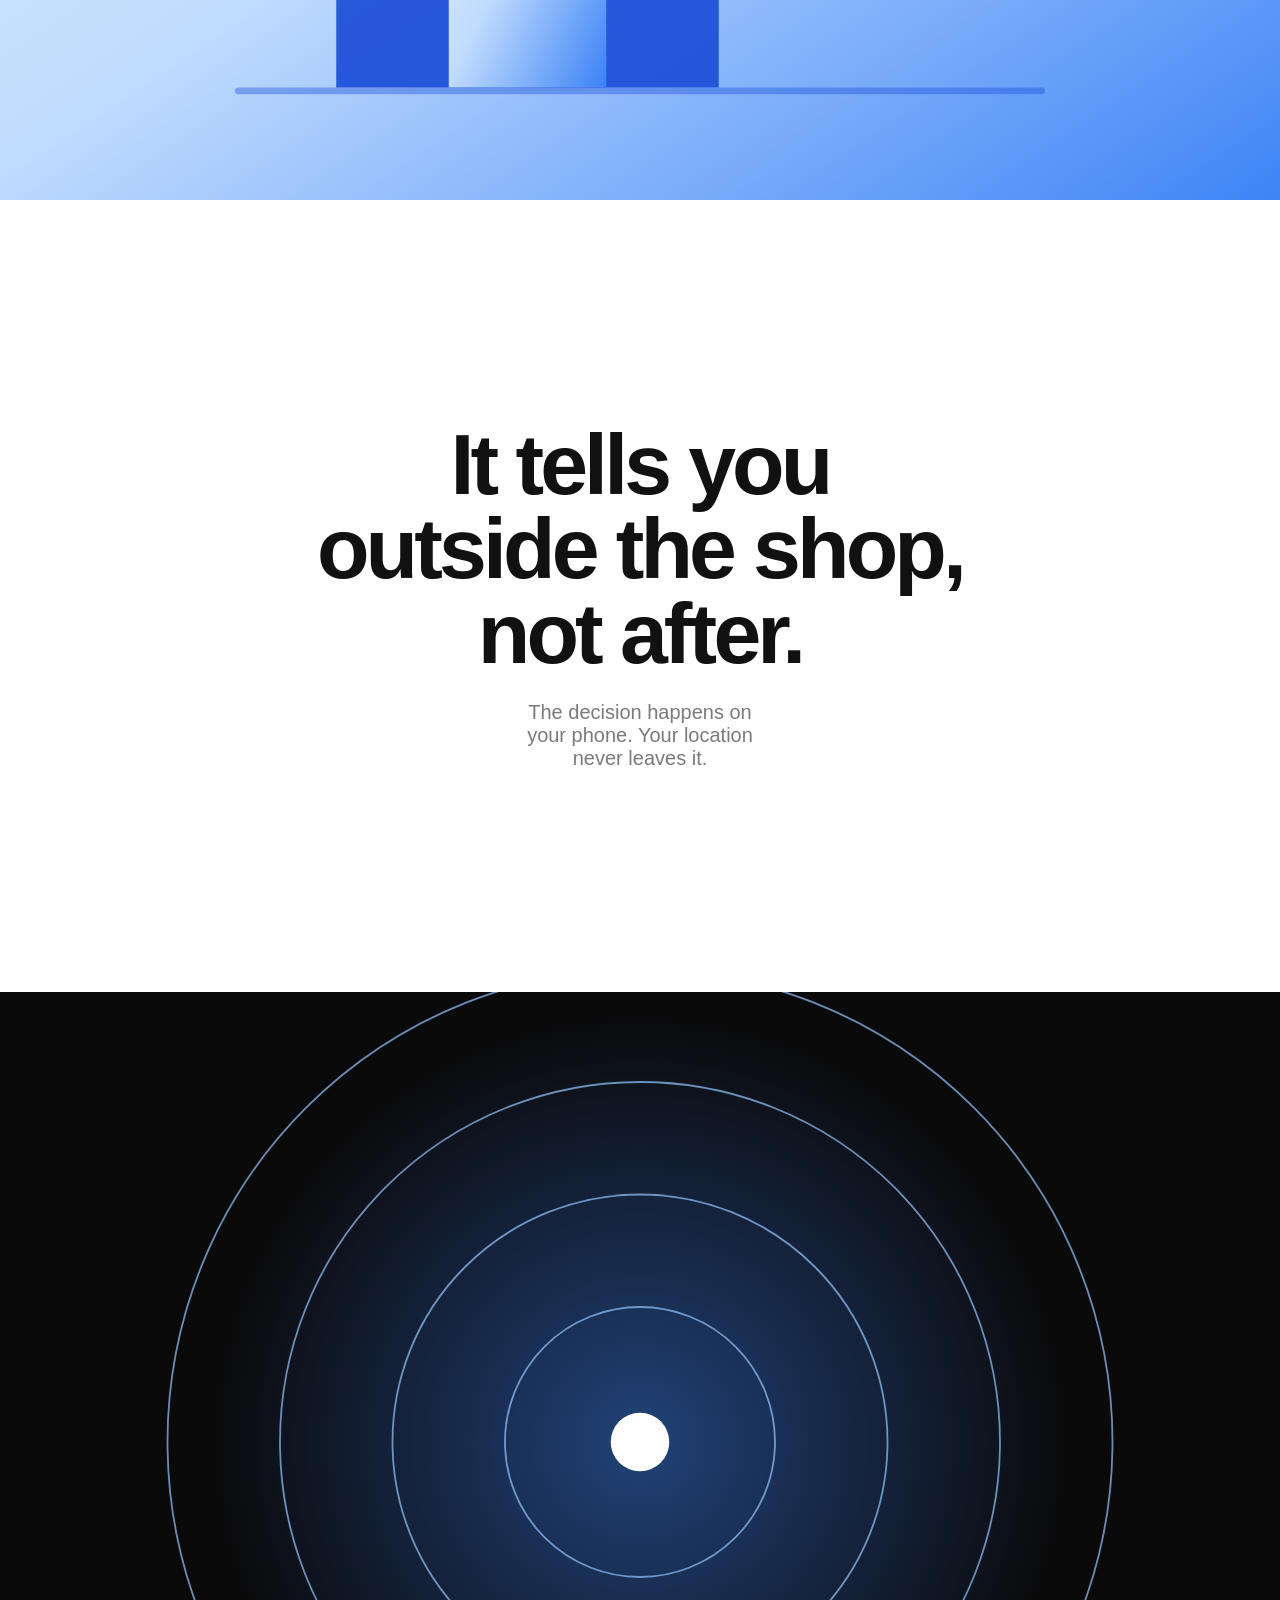
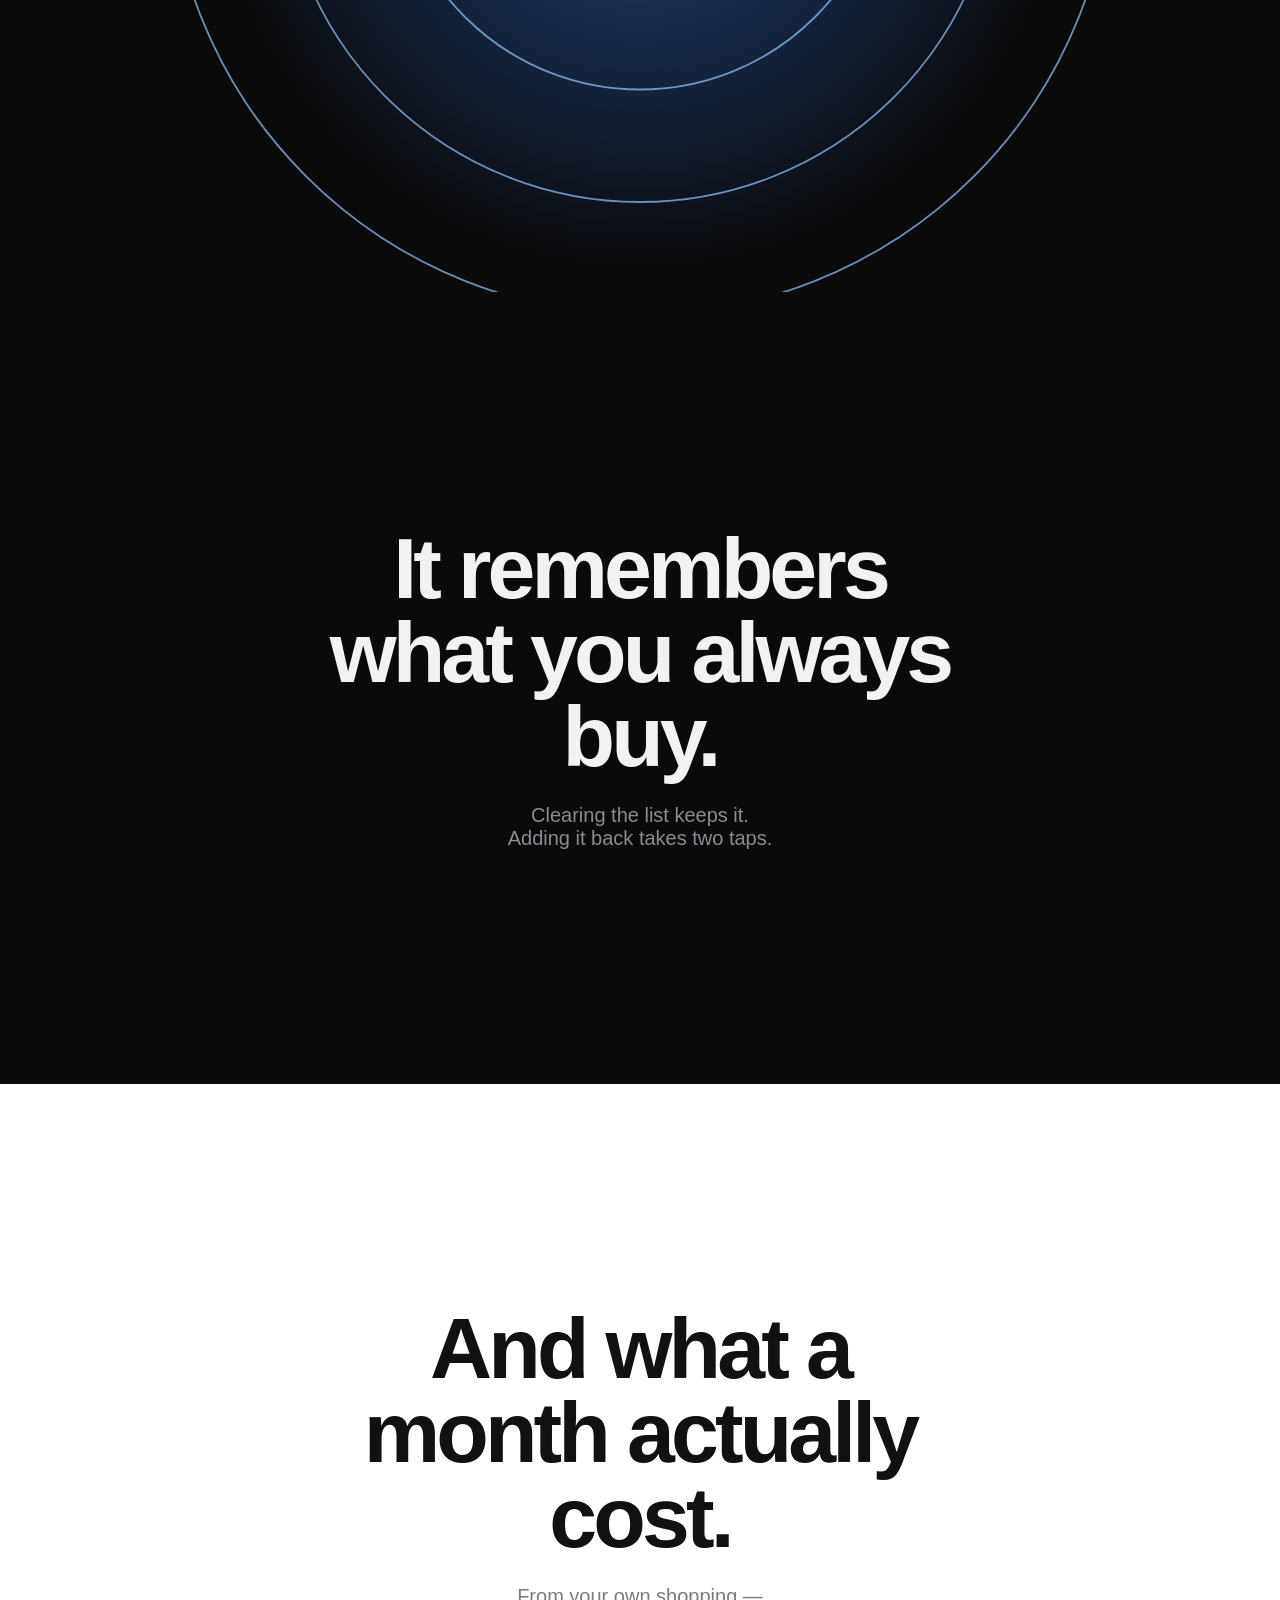
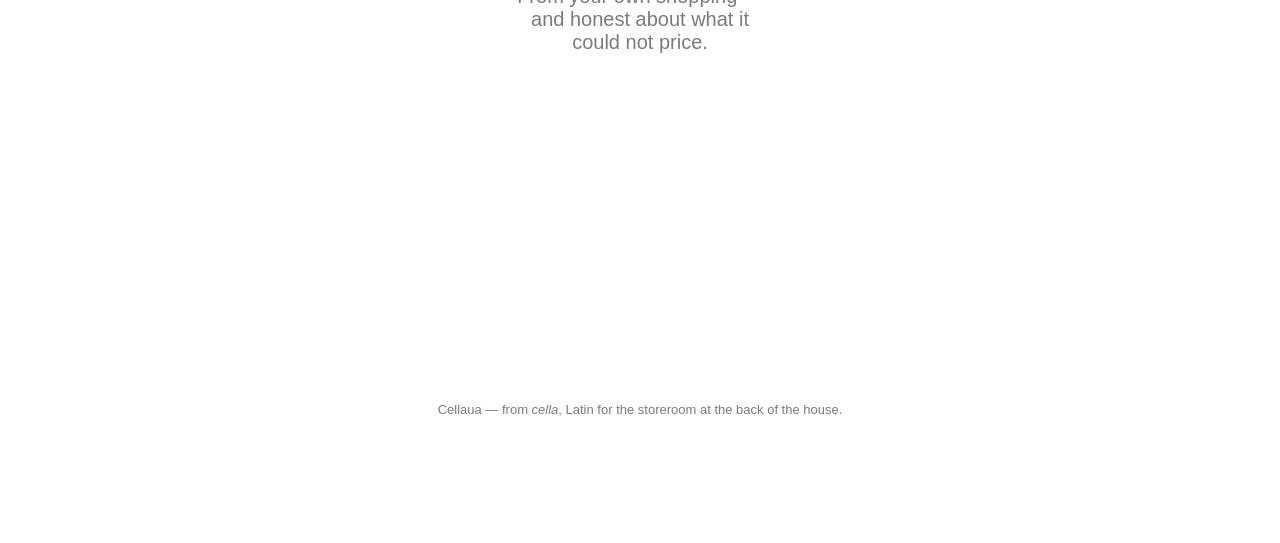
<file: public/5/index.html>
<!doctype html><html lang="en"><head><meta charset="utf-8">
<meta name="viewport" content="width=device-width,initial-scale=1">
<title>Cellaua — Editorial (alternate design)</title>
<meta name="robots" content="noindex,follow">
<meta name="description" content="One shopping list your whole family writes on. It reminds you as you pass the shop, and remembers what you always buy.">
<link rel="canonical" href="https://cellaua.com/5/">
<meta property="og:type" content="website">
<meta property="og:title" content="Cellaua — one shopping list for the whole family">
<meta property="og:description" content="One shopping list your whole family writes on. It reminds you as you pass the shop, and remembers what you always buy.">
<meta property="og:url" content="https://cellaua.com/5/">
<meta property="og:image" content="https://cellaua.com/icon.svg">
<meta name="theme-color" content="#ffffff">
<link rel="icon" type="image/svg+xml" href="/icon.svg">
<link rel="stylesheet" href="/base.css">
<link rel="stylesheet" href="/5/page.css">
</head><body>

<div class="pane">
  <div>
    <p class="kicker">Cellaua</p>
    <h1>Buy it<br>together.</h1>
    <p class="sub">One shopping list for the whole family.</p>
  </div>
</div>

<div class="full">
  <svg viewBox="0 0 1200 800" preserveAspectRatio="xMidYMid slice">
    <defs>
      <linearGradient id="e1" x1="0" y1="0" x2="1" y2="1">
        <stop offset="0" stop-color="#eff6ff"/><stop offset=".5" stop-color="#bfdbfe"/><stop offset="1" stop-color="#3b82f6"/></linearGradient>
      <radialGradient id="e2"><stop offset="0" stop-color="#fff" stop-opacity=".9"/><stop offset="1" stop-color="#fff" stop-opacity="0"/></radialGradient>
    </defs>
    <rect width="1200" height="800" fill="url(#e1)"/>
    <circle cx="820" cy="250" r="300" fill="url(#e2)" opacity=".7"/>
    <path d="M330 700 V430 a170 170 0 0 1 340 0 V700 Z" fill="#1d4ed8" opacity=".92"/>
    <path d="M430 700 V470 a70 70 0 0 1 140 0 V700 Z" fill="url(#e1)"/>
    <rect x="240" y="700" width="720" height="6" rx="3" fill="#1d4ed8" opacity=".4"/>
  </svg>
</div>

<div class="statement">
  <div>
    <h2>It tells you outside the shop, not after.</h2>
    <p>The decision happens on your phone. Your location never leaves it.</p>
  </div>
</div>

<div class="ink">
  <div class="full">
    <svg viewBox="0 0 1200 800" preserveAspectRatio="xMidYMid slice">
      <defs><radialGradient id="e3"><stop offset="0" stop-color="#3b82f6" stop-opacity=".85"/><stop offset="1" stop-color="#3b82f6" stop-opacity="0"/></radialGradient></defs>
      <rect width="1200" height="800" fill="#0a0a0b"/>
      <circle cx="600" cy="400" r="380" fill="url(#e3)" opacity=".55"/>
      <g fill="none" stroke="#93c5fd" stroke-width="1.6" opacity=".7">
        <circle cx="600" cy="400" r="120"/><circle cx="600" cy="400" r="220"/>
        <circle cx="600" cy="400" r="320"/><circle cx="600" cy="400" r="420"/></g>
      <circle cx="600" cy="400" r="26" fill="#fff"/>
    </svg>
  </div>
  <div class="statement">
    <div>
      <h2>It remembers what you always buy.</h2>
      <p>Clearing the list keeps it. Adding it back takes two taps.</p>
    </div>
  </div>
</div>

<div class="statement">
  <div>
    <h2>And what a month actually cost.</h2>
    <p>From your own shopping — and honest about what it could not price.</p>
  </div>
</div>

<footer>Cellaua — from <em>cella</em>, Latin for the storeroom at the back of the house.</footer>
</body></html>
</file>
<file: base.css>
/* shared reset only — each option owns its own look */
*,*::before,*::after{box-sizing:border-box}
body{margin:0;-webkit-font-smoothing:antialiased;
  font-family:-apple-system,BlinkMacSystemFont,"SF Pro Display","Segoe UI",Roboto,Helvetica,Arial,sans-serif}
img,svg{display:block;max-width:100%}
a{color:inherit}
</file>
<file: page.css>
:root{--ink:#f5f5f7;--dim:#a1a1a6;--bg:#000}
body{background:var(--bg);color:var(--ink)}
.stage{min-height:100svh;display:grid;place-items:center;position:relative;overflow:hidden;text-align:center;padding:6vh 6vw}
.halo{position:absolute;inset:-20%;background:
  radial-gradient(closest-side,rgba(59,130,246,.55),transparent 70%) 50% 42%/70vmin 70vmin no-repeat,
  radial-gradient(closest-side,rgba(29,78,216,.45),transparent 70%) 28% 70%/55vmin 55vmin no-repeat;
  filter:blur(20px)}
.inner{position:relative}
.arch{width:min(34vmin,260px);margin:0 auto 5vh;filter:drop-shadow(0 0 60px rgba(96,165,250,.6))}
h1{font-size:clamp(44px,9vw,110px);line-height:.95;letter-spacing:-.045em;margin:0;font-weight:700}
.sub{margin:3vh auto 0;max-width:20ch;font-size:clamp(17px,2.2vw,23px);color:var(--dim);line-height:1.4}
section{min-height:92svh;display:grid;place-items:center;text-align:center;padding:10vh 6vw;position:relative;overflow:hidden}
section h2{font-size:clamp(34px,6.5vw,76px);line-height:1;letter-spacing:-.04em;margin:0 0 2.5vh;font-weight:700}
section p{margin:0;color:var(--dim);font-size:clamp(16px,2vw,20px);max-width:26ch}
.viz{width:min(70vmin,560px);margin-bottom:6vh}
.light{background:#f5f5f7;color:#1d1d1f}
.light p{color:#6e6e73}
footer{padding:14vh 6vw;text-align:center;color:#6e6e73;font-size:13px;background:#f5f5f7}
</file>
<file: 2/page.css>
:root{--ink:#1d1d1f;--dim:#6e6e73}
body{color:var(--ink);background:#fff}
.band{padding:clamp(70px,12vh,150px) 6vw;text-align:center}
.band h1{font-size:clamp(40px,8vw,88px);line-height:1;letter-spacing:-.04em;margin:0 0 18px;font-weight:700}
.band h2{font-size:clamp(30px,5.5vw,60px);line-height:1.02;letter-spacing:-.035em;margin:0 0 14px;font-weight:700}
.band p{margin:0 auto;max-width:24ch;font-size:clamp(16px,2vw,21px);color:var(--dim)}
.tint{background:#f5f5f7}
.dark{background:#000;color:#f5f5f7}
.dark p{color:#a1a1a6}
.art{width:min(78vmin,640px);margin:clamp(30px,6vh,64px) auto 0}
.mark{width:56px;margin:0 auto 34px}
.tag{display:inline-block;margin-bottom:20px;font-size:13px;letter-spacing:.12em;text-transform:uppercase;color:#2563eb;font-weight:600}
footer{padding:80px 6vw;text-align:center;color:var(--dim);font-size:13px;background:#f5f5f7}
</file>
<file: 3/page.css>
:root{--ink:#101828;--dim:#667085}
body{color:var(--ink);background:#fbfcff}
.hero{position:relative;min-height:96svh;display:grid;place-items:center;text-align:center;padding:8vh 6vw;overflow:hidden}
.mesh{position:absolute;inset:-30%;filter:blur(60px);opacity:.85}
.hero .in{position:relative;max-width:22ch}
h1{font-size:clamp(46px,9vw,104px);line-height:.94;letter-spacing:-.045em;margin:0;font-weight:700}
.lede{margin:26px auto 0;max-width:22ch;font-size:clamp(17px,2.2vw,22px);color:var(--dim)}
.rows{padding:0 6vw 12vh}
.row{display:grid;gap:clamp(28px,5vw,72px);align-items:center;padding:clamp(60px,10vh,120px) 0;
  grid-template-columns:repeat(auto-fit,minmax(300px,1fr))}
.row:nth-child(even) .copy{order:2}
h2{font-size:clamp(30px,4.6vw,52px);line-height:1.03;letter-spacing:-.035em;margin:0 0 14px;font-weight:700}
.row p{margin:0;color:var(--dim);font-size:clamp(16px,1.8vw,19px);max-width:26ch}
.blobwrap{border-radius:32px;overflow:hidden;aspect-ratio:4/3;position:relative;background:#eef4ff}
.blobwrap svg{position:absolute;inset:0;width:100%;height:100%}
footer{padding:80px 6vw;text-align:center;color:var(--dim);font-size:13px}
</file>
<file: 4/page.css>
:root{--ink:#f5f5f7;--dim:#98a2b3;--card:#12172099}
body{color:var(--ink);background:#05070d}
.top{padding:clamp(80px,14vh,170px) 6vw clamp(40px,7vh,80px);text-align:center;position:relative;overflow:hidden}
.aura{position:absolute;inset:-40% -10% auto;height:120%;filter:blur(70px);opacity:.6}
.top .in{position:relative}
.mark{width:52px;margin:0 auto 30px}
h1{font-size:clamp(42px,8.5vw,96px);line-height:.95;letter-spacing:-.045em;margin:0;font-weight:700}
.lede{margin:24px auto 0;max-width:24ch;color:var(--dim);font-size:clamp(17px,2.1vw,21px)}
.bento{display:grid;gap:14px;padding:0 6vw clamp(70px,12vh,140px);max-width:1200px;margin:0 auto;
  grid-template-columns:repeat(4,1fr)}
.tile{background:var(--card);border:1px solid #1f2937;border-radius:26px;padding:28px;overflow:hidden;
  display:flex;flex-direction:column;justify-content:space-between;min-height:260px}
.tile h3{margin:0 0 8px;font-size:clamp(19px,2.2vw,25px);letter-spacing:-.02em;font-weight:650}
.tile p{margin:0;color:var(--dim);font-size:15px;max-width:26ch}
.w2{grid-column:span 2}.w4{grid-column:span 4}
.tall{min-height:400px}
.viz{margin-top:22px}
@media(max-width:900px){.bento{grid-template-columns:repeat(2,1fr)}.w4{grid-column:span 2}}
@media(max-width:560px){.bento{grid-template-columns:1fr}.w2,.w4{grid-column:span 1}}
footer{padding:70px 6vw;text-align:center;color:#667085;font-size:13px;border-top:1px solid #131a26}
</file>
<file: 5/page.css>
:root{--ink:#111;--dim:#7a7a80}
body{color:var(--ink);background:#fff}
.pane{min-height:100svh;display:grid;place-items:center;padding:10vh 7vw;text-align:center;position:relative}
h1{font-size:clamp(52px,12vw,150px);line-height:.88;letter-spacing:-.055em;margin:0;font-weight:700}
.kicker{margin:0 0 28px;font-size:13px;letter-spacing:.22em;text-transform:uppercase;color:#2563eb;font-weight:600}
.sub{margin:34px auto 0;max-width:18ch;color:var(--dim);font-size:clamp(18px,2.4vw,24px)}
.full{min-height:100svh;display:grid;place-items:center;padding:0;overflow:hidden}
.full svg{width:100%;height:100svh}
.statement{min-height:88svh;display:grid;place-items:center;padding:12vh 7vw;text-align:center}
.statement h2{font-size:clamp(34px,7vw,86px);line-height:.98;letter-spacing:-.045em;margin:0;font-weight:700;max-width:14ch}
.statement p{margin:26px auto 0;max-width:24ch;color:var(--dim);font-size:clamp(16px,2vw,20px)}
.ink{background:#0a0a0b;color:#f2f2f4}
.ink .statement p,.ink .sub{color:#8b8b93}
footer{padding:14vh 7vw;text-align:center;color:var(--dim);font-size:13px}
</file>
